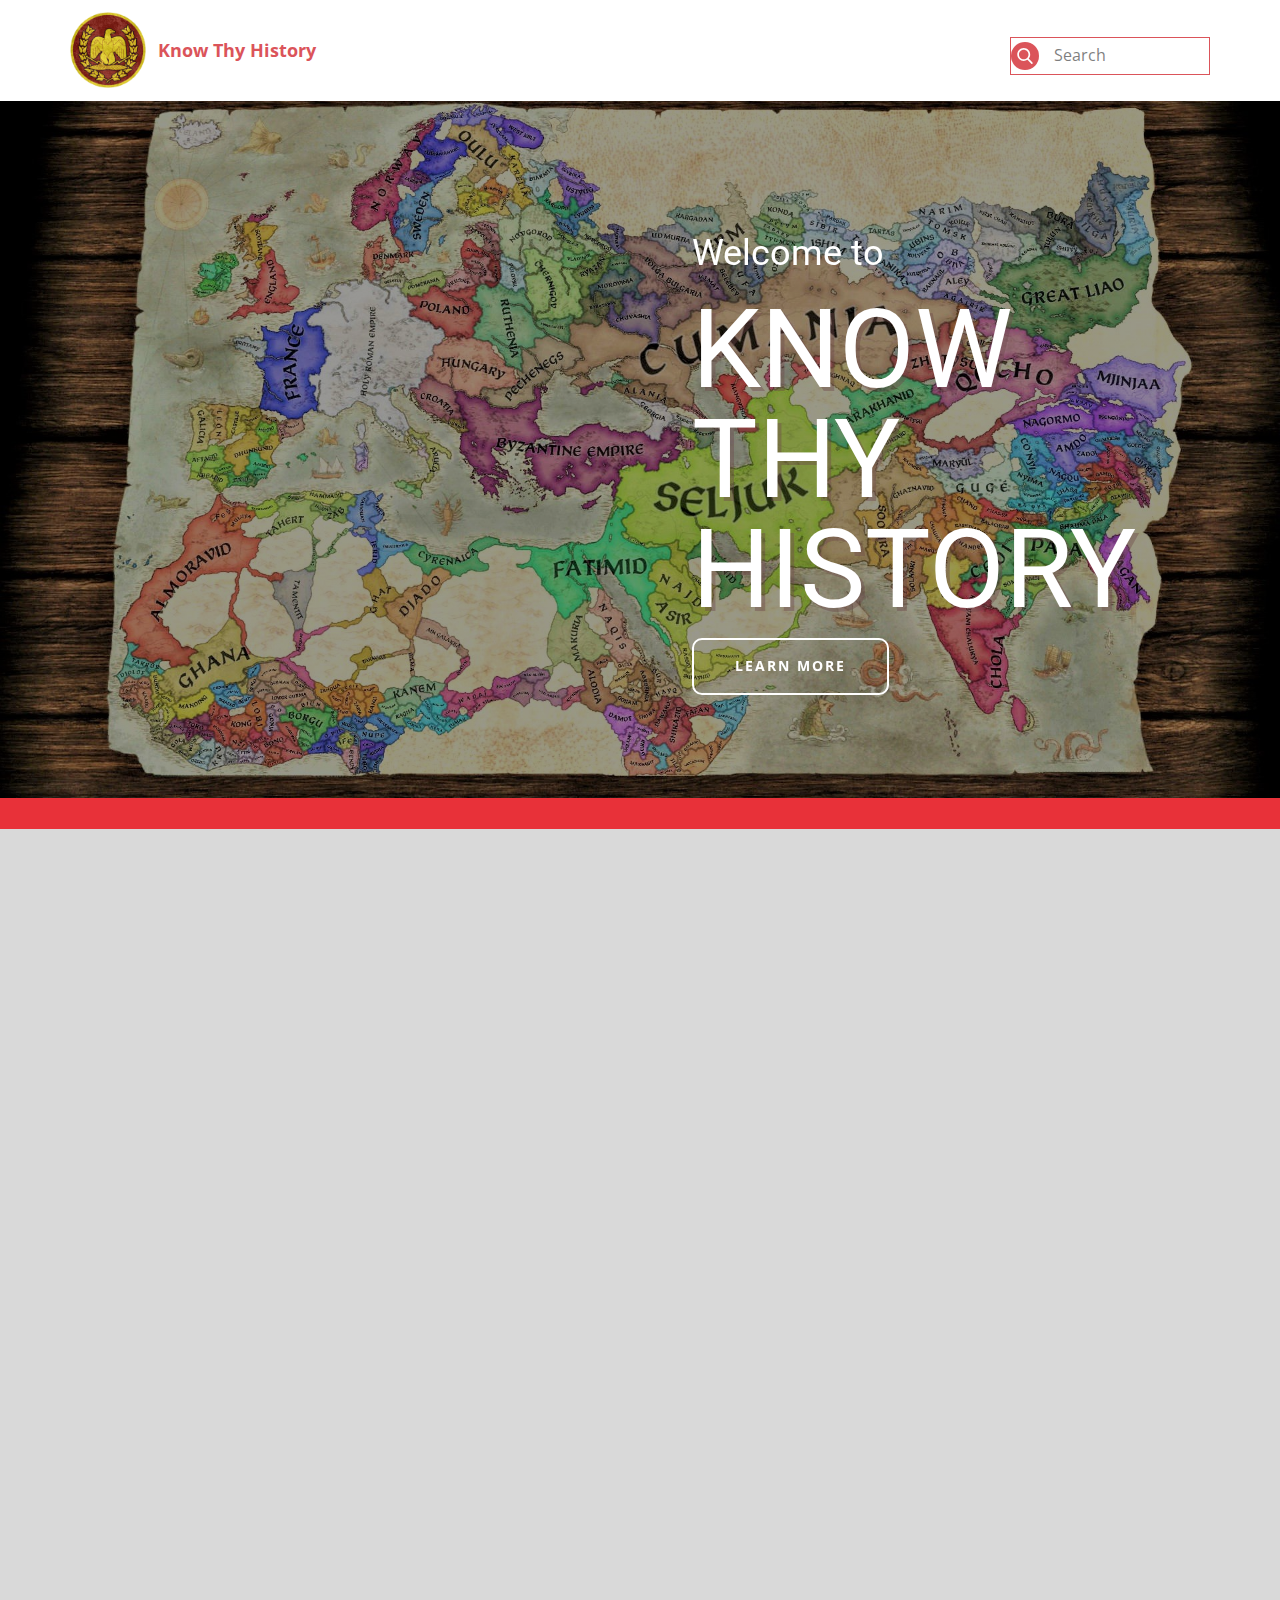
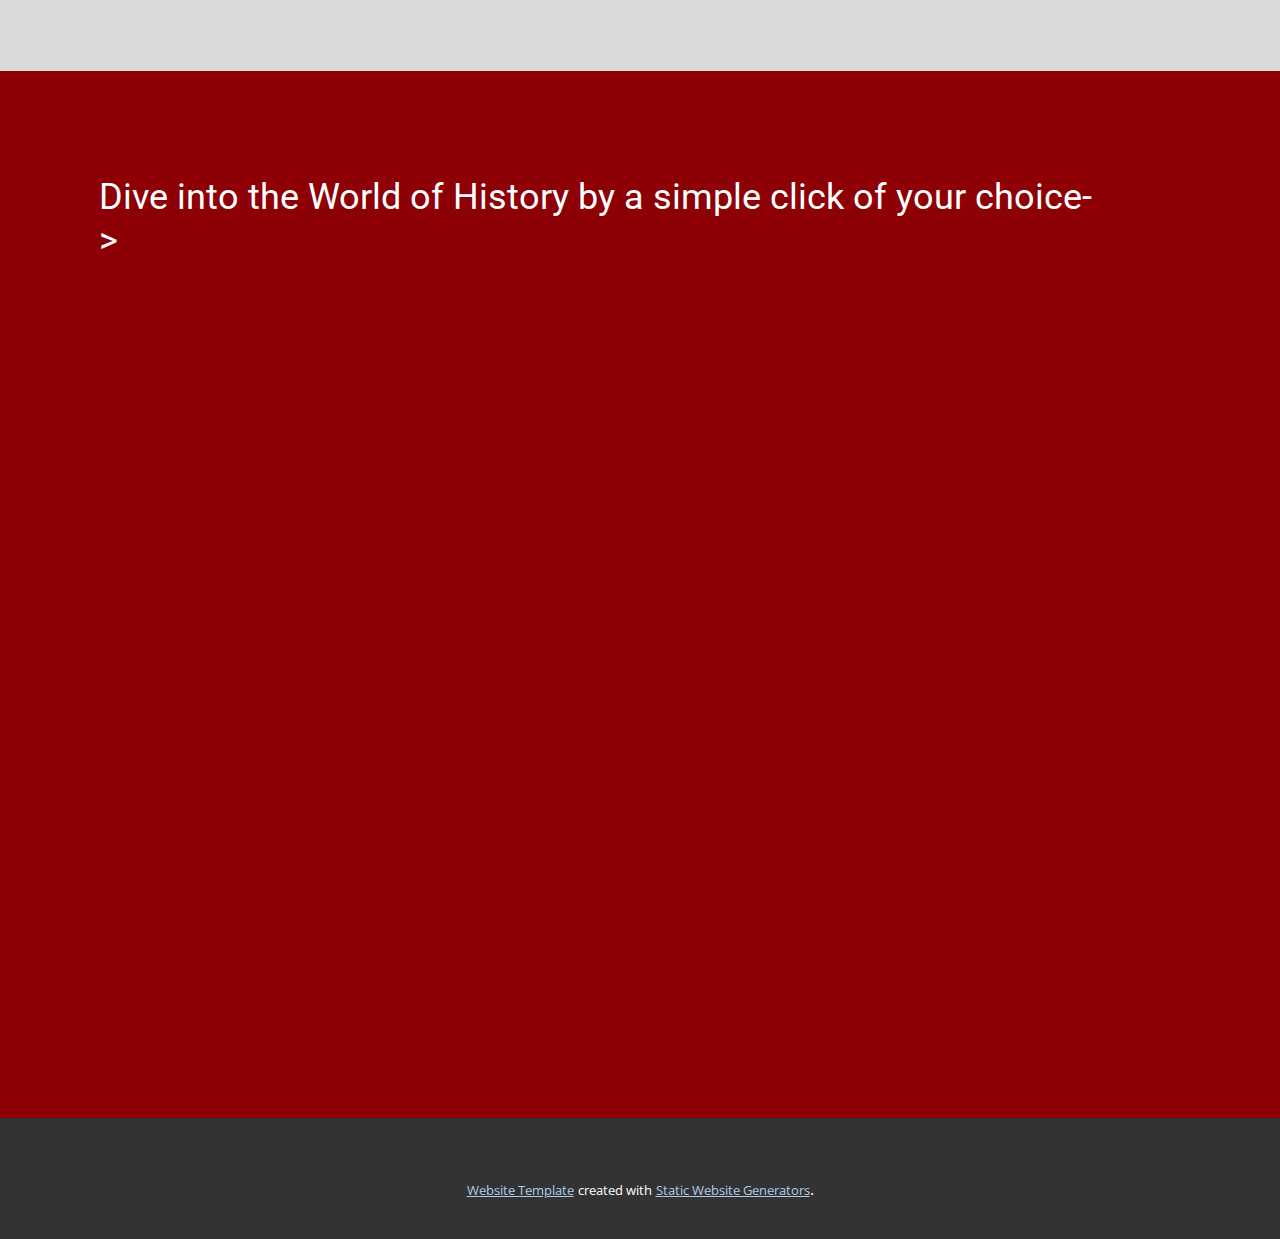
<file: index.html>
<!DOCTYPE html>
<html style="font-size: 16px;" lang="en"><head>
    <meta name="viewport" content="width=device-width, initial-scale=1.0">
    <meta charset="utf-8">
    <meta name="keywords" content="CreativeAgency, ​We Create Websites, ​What do our users say?, Brand Identity Design Agency, ​We create and improve web &amp;amp; mobile products, ​Join Our Newsletter">
    <meta name="description" content="">
    <title>Home</title>
    <link rel="stylesheet" href="nicepage.css" media="screen">
<link rel="stylesheet" href="Home.css" media="screen">
    <script class="u-script" type="text/javascript" src="jquery.js" defer=""></script>
    <script class="u-script" type="text/javascript" src="nicepage.js" defer=""></script>
    <meta name="generator" content="Nicepage 5.9.6, nicepage.com">
    
    <link id="u-theme-google-font" rel="stylesheet" href="https://fonts.googleapis.com/css?family=Roboto:100,100i,300,300i,400,400i,500,500i,700,700i,900,900i|Open+Sans:300,300i,400,400i,500,500i,600,600i,700,700i,800,800i">
    <link id="u-page-google-font" rel="stylesheet" href="https://fonts.googleapis.com/css?family=Roboto+Condensed:300,300i,400,400i,700,700i">
    
    
    
    
    
    <script type="application/ld+json">{
		"@context": "http://schema.org",
		"@type": "Organization",
		"name": "",
		"logo": "images/Rome.png"
}</script>
    <meta name="theme-color" content="#478ac9">
    <meta property="og:title" content="Home">
    <meta property="og:type" content="website">
  <meta data-intl-tel-input-cdn-path="intlTelInput/"></head>
  <body data-home-page="Home.html" data-home-page-title="Home" class="u-body u-xl-mode" data-lang="en"><header class="u-clearfix u-header u-header" id="sec-f7e6"><div class="u-clearfix u-sheet u-valign-middle u-sheet-1">
        <a href="https://nicepage.com" class="u-image u-logo u-image-1" data-image-width="800" data-image-height="800">
          <img src="images/Rome.png" class="u-logo-image u-logo-image-1">
        </a>
        <p class="u-text u-text-palette-2-base u-text-1">Know Thy History</p>
        <form action="#" class="a classactive classnavBar div here hrefLink1a hrefLink2a hrefLink3a hrefLink4a input placeholdersearch typetext u-border-1 u-border-palette-2-base u-search u-search-left u-white u-search-1">
          <button class="u-search-button" type="submit">
            <span class="u-icon-circle u-palette-2-base u-search-icon u-spacing-10 u-search-icon-1">
              <svg class="u-svg-link" preserveAspectRatio="xMidYMin slice" viewBox="0 0 56.966 56.966"><use xmlns:xlink="http://www.w3.org/1999/xlink" xlink:href="#svg-cb41"></use></svg>
              <svg xmlns="http://www.w3.org/2000/svg" xmlns:xlink="http://www.w3.org/1999/xlink" version="1.1" id="svg-cb41" x="0px" y="0px" viewBox="0 0 56.966 56.966" style="enable-background:new 0 0 56.966 56.966;" xml:space="preserve" class="u-svg-content"><path d="M55.146,51.887L41.588,37.786c3.486-4.144,5.396-9.358,5.396-14.786c0-12.682-10.318-23-23-23s-23,10.318-23,23  s10.318,23,23,23c4.761,0,9.298-1.436,13.177-4.162l13.661,14.208c0.571,0.593,1.339,0.92,2.162,0.92  c0.779,0,1.518-0.297,2.079-0.837C56.255,54.982,56.293,53.08,55.146,51.887z M23.984,6c9.374,0,17,7.626,17,17s-7.626,17-17,17  s-17-7.626-17-17S14.61,6,23.984,6z"></path></svg>
            </span>
          </button>
          <input class="u-search-input" type="search" name="search" value="" placeholder="Search">
        </form>
      </div></header>
    <section class="u-clearfix u-image u-shading u-section-1" id="carousel_42dc" data-image-width="1920" data-image-height="1080">
      <div class="u-clearfix u-sheet u-valign-middle-md u-valign-middle-sm u-valign-middle-xs u-sheet-1">
        <div class="u-align-left u-container-style u-expanded-width-xs u-group u-group-1" data-animation-name="customAnimationIn" data-animation-duration="1500" data-animation-delay="500">
          <div class="u-container-layout u-valign-middle u-container-layout-1">
            <h3 class="u-text u-text-body-alt-color u-text-1">Welcome to</h3>
            <h1 class="u-text u-text-body-alt-color u-text-2">Know&nbsp;<br>Thy<br>History
            </h1>
            <a href="https://nicepage.cloud" class="u-active-white u-align-center u-border-2 u-border-active-white u-border-hover-white u-border-white u-btn u-btn-round u-button-style u-hover-white u-none u-radius-10 u-text-active-palette-3-base u-text-body-alt-color u-text-hover-palette-3-base u-btn-1" data-animation-name="" data-animation-duration="0" data-animation-delay="0" data-animation-direction="">learn more</a>
          </div>
        </div>
      </div>
    </section>
    <section class="u-align-center u-clearfix u-container-align-center u-custom-color-1 u-section-2" id="sec-20f0">
      <div class="u-clearfix u-sheet u-sheet-1"></div>
    </section>
    <section class="u-clearfix u-grey-15 u-section-3" id="carousel_5587">
      <div class="u-clearfix u-sheet u-valign-middle-xl u-sheet-1">
        <div class="u-expanded-width-md u-expanded-width-sm u-expanded-width-xs u-grey-5 u-radius-15 u-shape u-shape-round u-shape-1" data-animation-name="customAnimationIn" data-animation-duration="1500" data-animation-delay="0"></div>
        <div class="u-palette-1-base u-shape u-shape-rectangle u-shape-2" data-animation-name="customAnimationIn" data-animation-duration="1500"></div>
        <div class="u-align-left u-container-style u-group u-shape-rectangle u-group-1">
          <div class="u-container-layout u-valign-middle-lg u-container-layout-1">
            <img src="images/war1.jpg" alt="" class="u-image u-image-default u-image-1" data-image-width="850" data-image-height="638" data-animation-name="customAnimationIn" data-animation-duration="1750" data-animation-delay="250">
            <img src="images/war2.jpg" alt="" class="u-image u-image-default u-image-2" data-image-width="1100" data-image-height="619" data-animation-name="customAnimationIn" data-animation-duration="1250" data-animation-delay="250">
          </div>
        </div>
        <div class="u-container-align-left u-container-style u-expanded-width-xs u-group u-shape-rectangle u-group-2" data-animation-name="customAnimationIn" data-animation-duration="1500">
          <div class="u-container-layout u-container-layout-2">
            <h2 class="u-align-left u-text u-text-1">Learn About The&nbsp;<br>World of Men
            </h2>
            <p class="u-align-left u-text u-text-2">From the dawn of men, countless empires rose and fallen. People have been creating history everyday</p>
          </div>
        </div>
      </div>
    </section>
    <section class="u-align-center-lg u-align-center-md u-align-center-sm u-align-center-xs u-clearfix u-custom-color-2 u-section-4" id="sec-e8a4">
      <div class="u-clearfix u-sheet u-valign-middle-xs u-sheet-1">
        <h3 class="u-text u-text-1">Dive into the World of History by a simple click of your choice-&gt;</h3>
        <div class="u-repeater u-repeater-1">
          <div class="u-align-center u-container-style u-list-item u-radius-20 u-repeater-item u-shape-round u-white u-list-item-1" data-animation-name="customAnimationIn" data-animation-duration="1500">
            <div class="u-container-layout u-similar-container u-container-layout-1"><span class="u-file-icon u-icon u-icon-1" data-animation-name="customAnimationIn" data-animation-duration="1000" data-animation-delay="750"><img src="images/alex1.png" alt=""></span>
              <h4 class="u-custom-font u-font-roboto-condensed u-text u-text-2">Alexander's Conquest</h4>
              <a href="Alexconq.html" class="u-border-1 u-border-active-grey-70 u-border-black u-border-hover-grey-70 u-border-no-left u-border-no-right u-border-no-top u-bottom-left-radius-0 u-bottom-right-radius-0 u-btn u-button-style u-none u-radius-0 u-text-active-palette-3-base u-text-body-color u-text-hover-palette-3-base u-top-left-radius-0 u-top-right-radius-0 u-btn-1">more</a>
            </div>
          </div>
          <div class="u-align-center u-container-style u-list-item u-radius-20 u-repeater-item u-shape-round u-white u-list-item-2" data-animation-name="customAnimationIn" data-animation-duration="1500">
            <div class="u-container-layout u-similar-container u-container-layout-2"><span class="u-file-icon u-icon u-icon-2" data-animation-name="customAnimationIn" data-animation-duration="1000" data-animation-delay="750"><img src="images/rom.jpg" alt=""></span>
              <h4 class="u-custom-font u-font-roboto-condensed u-text u-text-3">Rise of Rome</h4>
              <a href="https://nicepage.site" class="u-border-1 u-border-active-grey-70 u-border-black u-border-hover-grey-70 u-border-no-left u-border-no-right u-border-no-top u-bottom-left-radius-0 u-bottom-right-radius-0 u-btn u-button-style u-none u-radius-0 u-text-active-palette-3-base u-text-body-color u-text-hover-palette-3-base u-top-left-radius-0 u-top-right-radius-0 u-btn-2">more</a>
            </div>
          </div>
          <div class="u-align-center u-container-style u-list-item u-radius-20 u-repeater-item u-shape-round u-white u-list-item-3" data-animation-name="customAnimationIn" data-animation-duration="1500">
            <div class="u-container-layout u-similar-container u-container-layout-3"><span class="u-file-icon u-icon u-icon-3" data-animation-name="customAnimationIn" data-animation-duration="1000" data-animation-delay="750"><img src="images/ckc.jpg" alt=""></span>
              <h4 class="u-custom-font u-font-roboto-condensed u-text u-text-4">Crusader Kings</h4>
              <a href="https://nicepage.com/k/home-improvement-website-templates" class="u-border-1 u-border-active-grey-70 u-border-black u-border-hover-grey-70 u-border-no-left u-border-no-right u-border-no-top u-bottom-left-radius-0 u-bottom-right-radius-0 u-btn u-button-style u-none u-radius-0 u-text-active-palette-3-base u-text-body-color u-text-hover-palette-3-base u-top-left-radius-0 u-top-right-radius-0 u-btn-3">more</a>
            </div>
          </div>
          <div class="u-align-center u-container-style u-list-item u-radius-20 u-repeater-item u-shape-round u-white u-list-item-4" data-animation-name="customAnimationIn" data-animation-duration="1500">
            <div class="u-container-layout u-similar-container u-container-layout-4"><span class="u-file-icon u-icon u-icon-4" data-animation-name="customAnimationIn" data-animation-duration="1000" data-animation-delay="750"><img src="images/exp.jpeg" alt=""></span>
              <h4 class="u-custom-font u-font-roboto-condensed u-text u-text-5">Age of Exploration</h4>
              <a href="https://nicepage.online" class="u-border-1 u-border-active-grey-70 u-border-black u-border-hover-grey-70 u-border-no-left u-border-no-right u-border-no-top u-bottom-left-radius-0 u-bottom-right-radius-0 u-btn u-button-style u-none u-radius-0 u-text-active-palette-3-base u-text-body-color u-text-hover-palette-3-base u-top-left-radius-0 u-top-right-radius-0 u-btn-4">more</a>
            </div>
          </div>
        </div>
        <div class="u-repeater u-repeater-2">
          <div class="u-align-center u-container-style u-list-item u-radius-20 u-repeater-item u-shape-round u-white u-list-item-5" data-animation-name="customAnimationIn" data-animation-duration="1500">
            <div class="u-container-layout u-similar-container u-container-layout-5"><span class="u-file-icon u-icon u-icon-5" data-animation-name="customAnimationIn" data-animation-duration="1000" data-animation-delay="750"><img src="images/sam.jpg" alt=""></span>
              <h4 class="u-custom-font u-font-roboto-condensed u-text u-text-6">Sengoku Jidai</h4>
              <a href="https://nicepage.com/css-templates" class="u-border-1 u-border-active-grey-70 u-border-black u-border-hover-grey-70 u-border-no-left u-border-no-right u-border-no-top u-bottom-left-radius-0 u-bottom-right-radius-0 u-btn u-button-style u-none u-radius-0 u-text-active-palette-3-base u-text-body-color u-text-hover-palette-3-base u-top-left-radius-0 u-top-right-radius-0 u-btn-5">more</a>
            </div>
          </div>
          <div class="u-align-center u-container-style u-list-item u-radius-20 u-repeater-item u-shape-round u-white u-list-item-6" data-animation-name="customAnimationIn" data-animation-duration="1500">
            <div class="u-container-layout u-similar-container u-container-layout-6"><span class="u-file-icon u-icon u-icon-6" data-animation-name="customAnimationIn" data-animation-duration="1000" data-animation-delay="750"><img src="images/war2.jpg" alt=""></span>
              <h4 class="u-custom-font u-font-roboto-condensed u-text u-text-7"> French Revolution</h4>
              <a href="https://nicepage.site" class="u-border-1 u-border-active-grey-70 u-border-black u-border-hover-grey-70 u-border-no-left u-border-no-right u-border-no-top u-bottom-left-radius-0 u-bottom-right-radius-0 u-btn u-button-style u-none u-radius-0 u-text-active-palette-3-base u-text-body-color u-text-hover-palette-3-base u-top-left-radius-0 u-top-right-radius-0 u-btn-6">more</a>
            </div>
          </div>
          <div class="u-align-center u-container-style u-list-item u-radius-20 u-repeater-item u-shape-round u-white u-list-item-7" data-animation-name="customAnimationIn" data-animation-duration="1500">
            <div class="u-container-layout u-similar-container u-container-layout-7"><span class="u-file-icon u-icon u-icon-7" data-animation-name="customAnimationIn" data-animation-duration="1000" data-animation-delay="750"><img src="images/wor.jpg" alt=""></span>
              <h4 class="u-custom-font u-font-roboto-condensed u-text u-text-8">World at War</h4>
              <a href="https://nicepage.com/k/home-improvement-website-templates" class="u-border-1 u-border-active-grey-70 u-border-black u-border-hover-grey-70 u-border-no-left u-border-no-right u-border-no-top u-bottom-left-radius-0 u-bottom-right-radius-0 u-btn u-button-style u-none u-radius-0 u-text-active-palette-3-base u-text-body-color u-text-hover-palette-3-base u-top-left-radius-0 u-top-right-radius-0 u-btn-7">more</a>
            </div>
          </div>
          <div class="u-align-center u-container-style u-list-item u-radius-20 u-repeater-item u-shape-round u-white u-list-item-8" data-animation-name="customAnimationIn" data-animation-duration="1500">
            <div class="u-container-layout u-similar-container u-container-layout-8"><span class="u-file-icon u-icon u-icon-8" data-animation-name="customAnimationIn" data-animation-duration="1000" data-animation-delay="750"><img src="images/rus.jpg" alt=""></span>
              <h4 class="u-custom-font u-font-roboto-condensed u-text u-text-9">Russian Aggression</h4>
              <a href="https://nicepage.online" class="u-border-1 u-border-active-grey-70 u-border-black u-border-hover-grey-70 u-border-no-left u-border-no-right u-border-no-top u-bottom-left-radius-0 u-bottom-right-radius-0 u-btn u-button-style u-none u-radius-0 u-text-active-palette-3-base u-text-body-color u-text-hover-palette-3-base u-top-left-radius-0 u-top-right-radius-0 u-btn-8">more</a>
            </div>
          </div>
        </div>
      </div>
    </section>
    
    
    <footer class="u-align-center u-clearfix u-footer u-grey-80 u-footer" id="sec-7c2c"><div class="u-clearfix u-sheet u-sheet-1"></div></footer>
    <section class="u-backlink u-clearfix u-grey-80">
      <a class="u-link" href="https://nicepage.com/website-templates" target="_blank">
        <span>Website Template</span>
      </a>
      <p class="u-text">
        <span>created with</span>
      </p>
      <a class="u-link" href="https://nicepage.com/static-site-generator" target="_blank">
        <span>Static Website Generators</span>
      </a>. 
    </section>
  
</body></html>
</file>
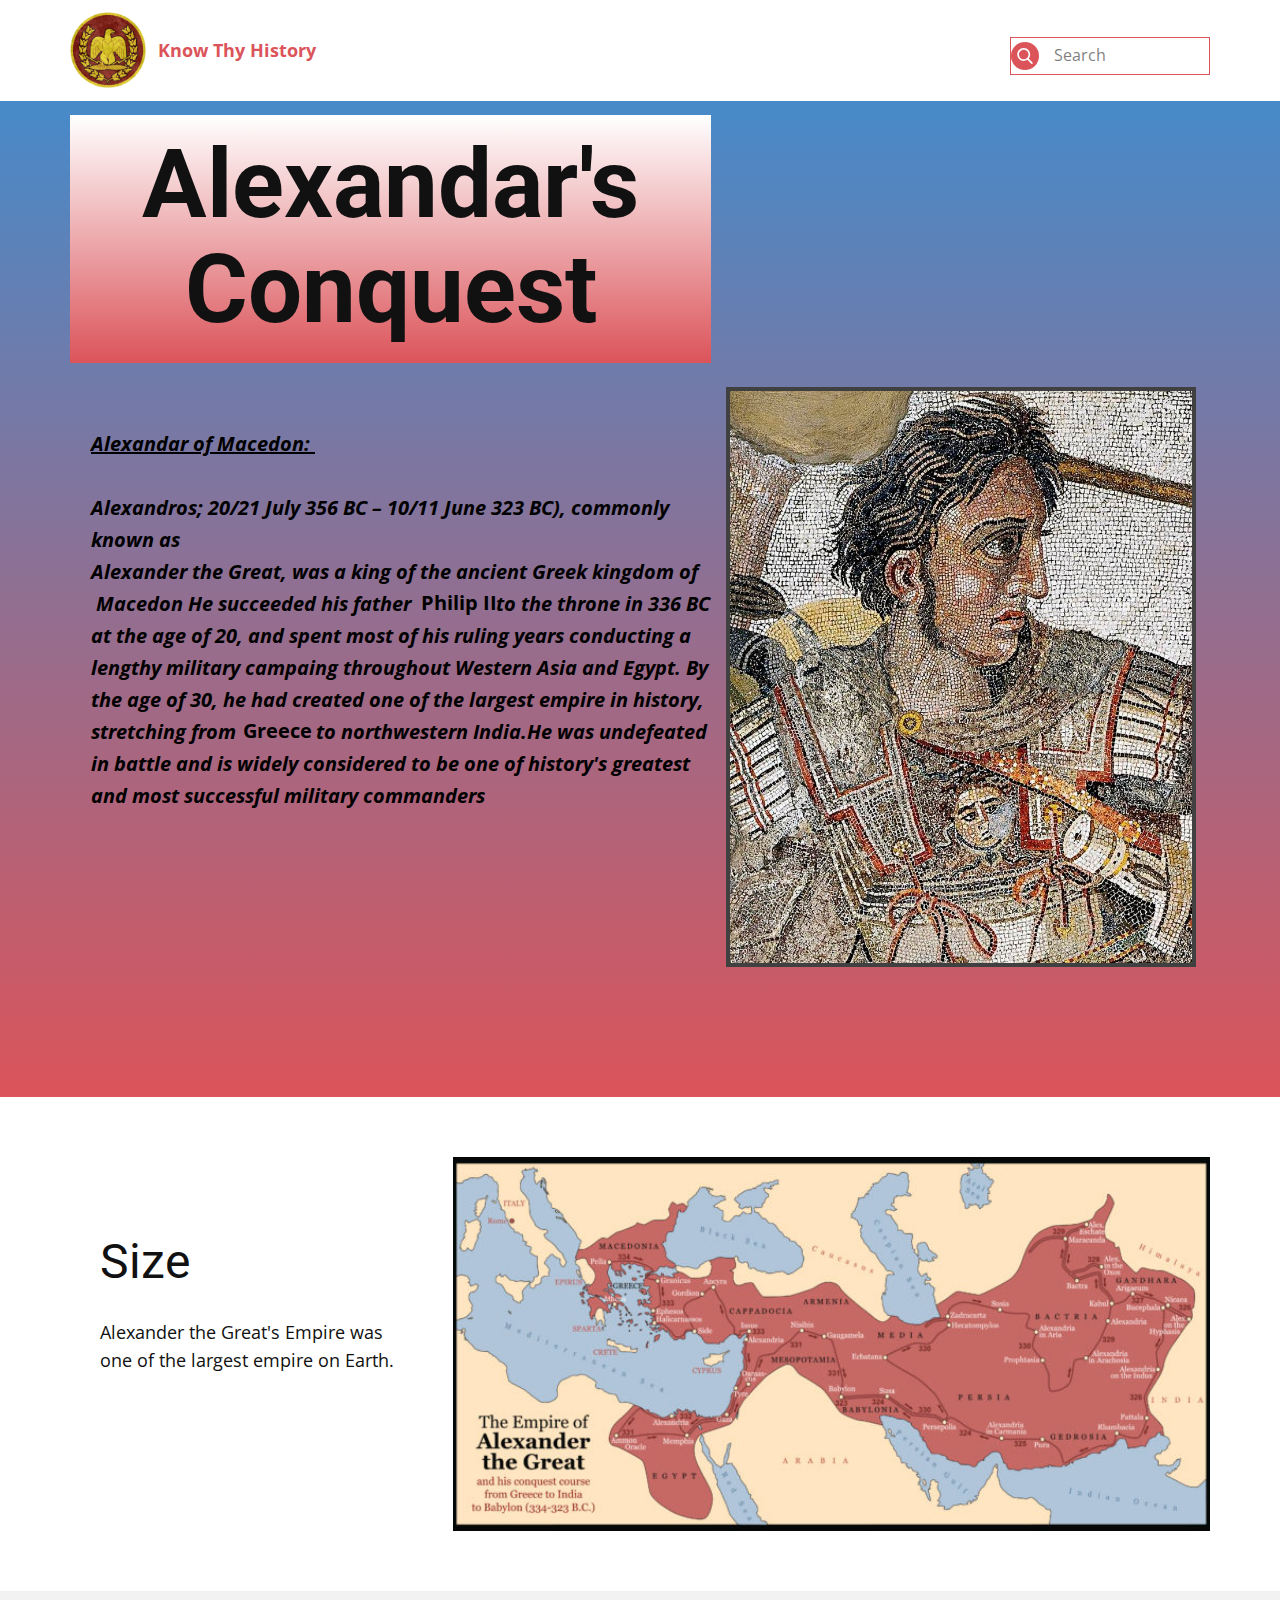
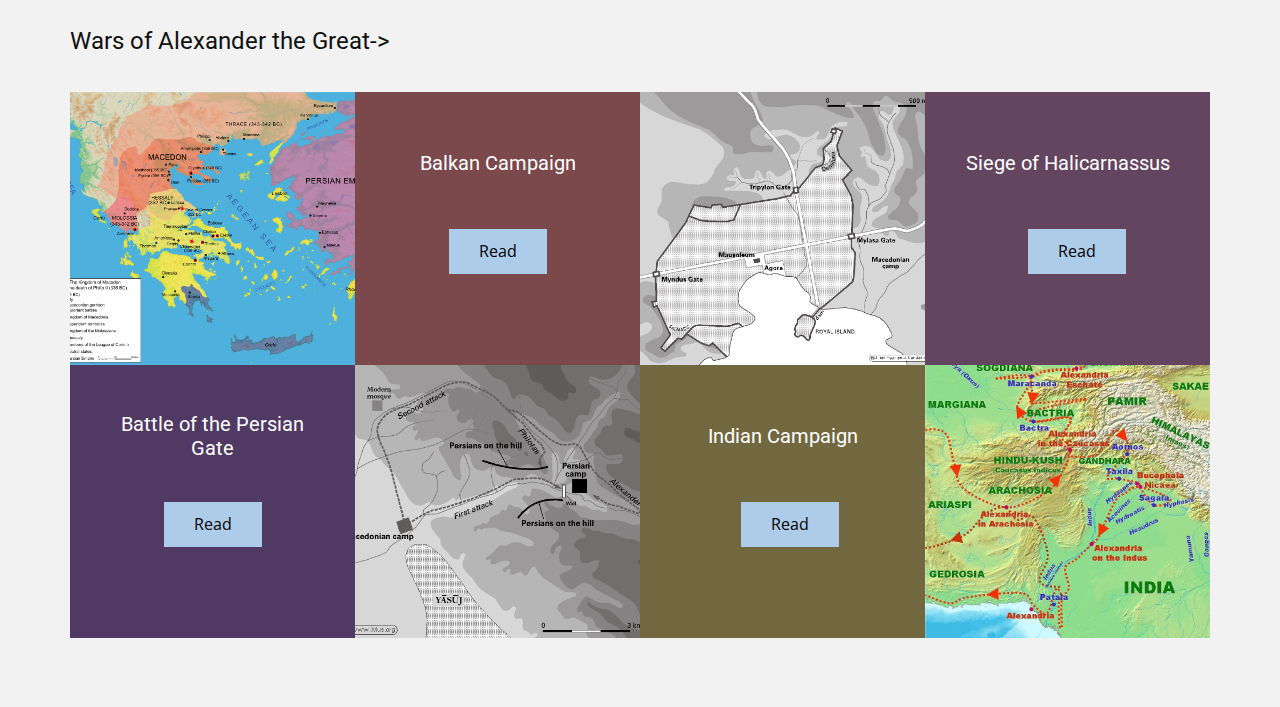
<file: Alexconq.html>
<!DOCTYPE html>
<html style="font-size: 16px;" lang="en"><head>
    <meta name="viewport" content="width=device-width, initial-scale=1.0">
    <meta charset="utf-8">
    <meta name="keywords" content="Key Features, Design Perfection, Business Center">
    <meta name="description" content="">
    <title>Alexconq</title>
    <link rel="stylesheet" href="nicepage.css" media="screen">
<link rel="stylesheet" href="Alexconq.css" media="screen">
    <script class="u-script" type="text/javascript" src="jquery.js" defer=""></script>
    <script class="u-script" type="text/javascript" src="nicepage.js" defer=""></script>
    <meta name="generator" content="Nicepage 5.9.6, nicepage.com">
    <link id="u-theme-google-font" rel="stylesheet" href="https://fonts.googleapis.com/css?family=Roboto:100,100i,300,300i,400,400i,500,500i,700,700i,900,900i|Open+Sans:300,300i,400,400i,500,500i,600,600i,700,700i,800,800i">
    
    
    
    
    <script type="application/ld+json">{
		"@context": "http://schema.org",
		"@type": "Organization",
		"name": "",
		"logo": "images/Rome.png"
}</script>
    <meta name="theme-color" content="#478ac9">
    <meta property="og:title" content="Alexconq">
    <meta property="og:type" content="website">
  <meta data-intl-tel-input-cdn-path="intlTelInput/"></head>
  <body class="u-body u-xl-mode" data-lang="en"><header class="u-clearfix u-header u-header" id="sec-f7e6"><div class="u-clearfix u-sheet u-valign-middle u-sheet-1">
        <a href="Home.html" class="u-image u-logo u-image-1" data-image-width="800" data-image-height="800">
          <img src="images/Rome.png" class="u-logo-image u-logo-image-1">
        </a>
        <p class="u-text u-text-palette-2-base u-text-1">Know Thy History</p>
        <form action="#" class="a classactive classnavBar div here hrefLink1a hrefLink2a hrefLink3a hrefLink4a input placeholdersearch typetext u-border-1 u-border-palette-2-base u-search u-search-left u-white u-search-1">
          <button class="u-search-button" type="submit">
            <span class="u-icon-circle u-palette-2-base u-search-icon u-spacing-10 u-search-icon-1">
              <svg class="u-svg-link" preserveAspectRatio="xMidYMin slice" viewBox="0 0 56.966 56.966"><use xmlns:xlink="http://www.w3.org/1999/xlink" xlink:href="#svg-cb41"></use></svg>
              <svg xmlns="http://www.w3.org/2000/svg" xmlns:xlink="http://www.w3.org/1999/xlink" version="1.1" id="svg-cb41" x="0px" y="0px" viewBox="0 0 56.966 56.966" style="enable-background:new 0 0 56.966 56.966;" xml:space="preserve" class="u-svg-content"><path d="M55.146,51.887L41.588,37.786c3.486-4.144,5.396-9.358,5.396-14.786c0-12.682-10.318-23-23-23s-23,10.318-23,23  s10.318,23,23,23c4.761,0,9.298-1.436,13.177-4.162l13.661,14.208c0.571,0.593,1.339,0.92,2.162,0.92  c0.779,0,1.518-0.297,2.079-0.837C56.255,54.982,56.293,53.08,55.146,51.887z M23.984,6c9.374,0,17,7.626,17,17s-7.626,17-17,17  s-17-7.626-17-17S14.61,6,23.984,6z"></path></svg>
            </span>
          </button>
          <input class="u-search-input" type="search" name="search" value="" placeholder="Search">
        </form>
      </div></header>
    <section class="u-clearfix u-gradient u-section-1" id="sec-dd91">
      <div class="u-clearfix u-sheet u-sheet-1">
        <div class="u-align-center u-container-align-center-sm u-container-align-center-xs u-container-style u-expanded-width-sm u-expanded-width-xs u-gradient u-group u-group-1">
          <div class="u-container-layout u-container-layout-1">
            <h1 class="u-align-center-sm u-align-center-xs u-text u-title u-text-1">Alexandar's Conquest</h1>
          </div>
        </div>
        <p class="u-align-left u-text u-text-black u-text-2">
          <span style="text-decoration: underline !important;">Alexandar of Macedon:&nbsp;</span>
          <br>
          <br><i>Alexandros</i>; 20/21 July 356 BC – 10/11 June 323 BC), commonly known as&nbsp;<br><b>Alexander the Great</b>,&nbsp;was a king of the ancient Greek&nbsp;kingdom of<br>&nbsp;Macedon&nbsp;He succeeded his father&nbsp; &nbsp; &nbsp; &nbsp; &nbsp; &nbsp; &nbsp; &nbsp; &nbsp;to the throne in 336 BC at the&nbsp;age of 20, and spent most of his ruling years conducting a lengthy military campaing&nbsp;throughout Western Asia&nbsp;and Egypt. By the age of&nbsp;30, he had created one of the largest empire&nbsp;in history, stretching from&nbsp; &nbsp; &nbsp; &nbsp; &nbsp; &nbsp; &nbsp; &nbsp; to northwestern India.He was undefeated in battle and is widely considered to be one of&nbsp;history's greatest and most successful military commanders
        </p>
        <a href="https://en.wikipedia.org/wiki/Philip_II_of_Macedon" class="u-border-1 u-border-active-palette-2-base u-border-hover-palette-1-base u-border-no-left u-border-no-right u-border-no-top u-btn u-button-style u-none u-text-black u-text-hover-palette-1-light-1 u-btn-1" target="_blank"> Philip II</a>
        <a href="https://en.wikipedia.org/wiki/Greece" class="u-border-1 u-border-active-palette-2-base u-border-hover-palette-1-base u-border-no-left u-border-no-right u-border-no-top u-btn u-button-style u-none u-text-black u-text-hover-palette-1-light-1 u-btn-2" target="_blank">Greece</a>
        <img class="u-border-4 u-border-grey-75 u-image u-image-default u-image-1" src="images/Alexander.jpg" alt="" data-image-width="800" data-image-height="1070">
      </div>
    </section>
    <section class="u-clearfix u-section-2" id="sec-fb9e">
      <div class="u-clearfix u-sheet u-sheet-1">
        <div class="u-clearfix u-expanded-width u-gutter-10 u-layout-wrap u-layout-wrap-1">
          <div class="u-layout" style="">
            <div class="u-layout-row" style="">
              <div class="u-container-style u-layout-cell u-left-cell u-size-20 u-size-xs-60 u-layout-cell-1" src="">
                <div class="u-container-layout u-container-layout-1">
                  <h2 class="u-align-left u-text u-text-1">Size</h2>
                  <p class="u-align-left u-text u-text-2">Alexander the Great's Empire was one of the largest empire on Earth.</p>
                </div>
              </div>
              <div class="u-align-center u-container-style u-image u-layout-cell u-right-cell u-size-40 u-size-xs-60 u-image-1" src="" data-image-width="720" data-image-height="353">
                <div class="u-container-layout u-container-layout-2" src=""></div>
              </div>
            </div>
          </div>
        </div>
      </div>
    </section>
    <section class="u-clearfix u-grey-5 u-section-3" id="sec-6ff0">
      <div class="u-clearfix u-sheet u-sheet-1">
        <h4 class="u-text u-text-default u-text-1">Wars of Alexander the Great-&gt;</h4>
        <div class="u-clearfix u-expanded-width u-gutter-0 u-layout-wrap u-layout-wrap-1">
          <div class="u-layout">
            <div class="u-layout-col">
              <div class="u-size-30">
                <div class="u-layout-row">
                  <div class="u-container-style u-image u-layout-cell u-left-cell u-size-15 u-size-30-md u-image-1" src="" data-image-width="1280" data-image-height="1025">
                    <div class="u-container-layout u-valign-middle u-container-layout-1"></div>
                  </div>
                  <div class="u-align-center u-container-style u-custom-color-4 u-layout-cell u-size-15 u-size-30-md u-layout-cell-2">
                    <div class="u-container-layout u-container-layout-2">
                      <h5 class="u-text u-text-2">Balkan Campaign</h5>
                      <a href="https://nicepage.com/c/slider-website-templates" class="u-btn u-button-style u-btn-1">Read</a>
                    </div>
                  </div>
                  <div class="u-container-style u-image u-layout-cell u-size-15 u-size-30-md u-image-2" src="" data-image-width="549" data-image-height="507">
                    <div class="u-container-layout u-valign-middle u-container-layout-3"></div>
                  </div>
                  <div class="u-align-center u-container-style u-custom-color-3 u-layout-cell u-right-cell u-size-15 u-size-30-md u-layout-cell-4">
                    <div class="u-container-layout u-container-layout-4">
                      <h5 class="u-text u-text-3"> Siege of Halicarnassus</h5>
                      <a href="Heli.html" class="u-btn u-button-style u-btn-2">Read</a>
                    </div>
                  </div>
                </div>
              </div>
              <div class="u-size-30">
                <div class="u-layout-row">
                  <div class="u-align-center u-container-style u-custom-color-5 u-layout-cell u-left-cell u-size-15 u-size-30-md u-layout-cell-5">
                    <div class="u-container-layout u-container-layout-5">
                      <h5 class="u-text u-text-4"> Battle of the Persian Gate</h5>
                      <a href="https://nicepage.com/c/slider-website-templates" class="u-btn u-button-style u-btn-3">Read</a>
                    </div>
                  </div>
                  <div class="u-container-style u-image u-layout-cell u-size-15 u-size-30-md u-image-3" src="" data-image-width="550" data-image-height="478">
                    <div class="u-container-layout u-valign-middle u-container-layout-6"></div>
                  </div>
                  <div class="u-container-style u-layout-cell u-palette-3-dark-2 u-size-15 u-size-30-md u-layout-cell-7">
                    <div class="u-container-layout u-container-layout-7">
                      <h5 class="u-align-center u-text u-text-5">Indian Campaign</h5>
                      <a href="https://nicepage.com/c/slider-website-templates" class="u-btn u-button-style u-btn-4">Read</a>
                    </div>
                  </div>
                  <div class="u-container-style u-image u-layout-cell u-right-cell u-size-15 u-size-30-md u-image-4" src="" data-image-width="800" data-image-height="998">
                    <div class="u-container-layout u-valign-middle u-container-layout-8"></div>
                  </div>
                </div>
              </div>
            </div>
          </div>
        </div>
      </div>
    </section>
  
</body></html>
</file>
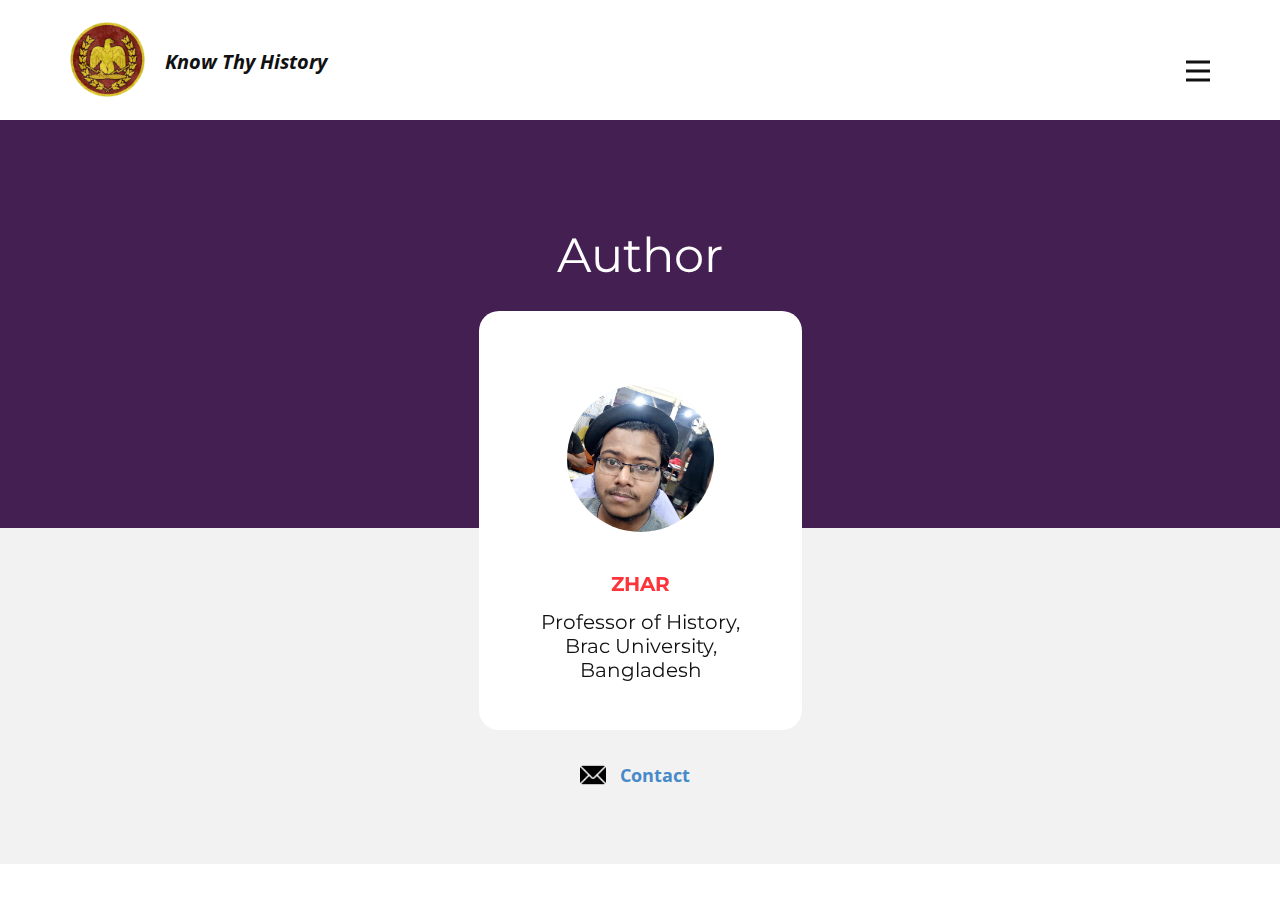
<file: Author.html>
<!DOCTYPE html>
<html style="font-size: 16px;" lang="en"><head>
    <meta name="viewport" content="width=device-width, initial-scale=1.0">
    <meta charset="utf-8">
    <meta name="keywords" content="CreativeAgency, ​We Create Websites, ​What do our users say?, Brand Identity Design Agency, ​We create and improve web &amp;amp; mobile products, ​Join Our Newsletter">
    <meta name="description" content="">
    <title>Author</title>
    <link rel="stylesheet" href="nicepage1.css" media="screen">
<link rel="stylesheet" href="Author.css" media="screen">
    <script class="u-script" type="text/javascript" src="jquery1.js" defer=""></script>
    <script class="u-script" type="text/javascript" src="nicepage1.js" defer=""></script>
    <meta name="generator" content="Nicepage 5.9.6, nicepage.com">
    <link id="u-theme-google-font" rel="stylesheet" href="https://fonts.googleapis.com/css?family=Montserrat:100,100i,200,200i,300,300i,400,400i,500,500i,600,600i,700,700i,800,800i,900,900i|Open+Sans:300,300i,400,400i,500,500i,600,600i,700,700i,800,800i">
    
    
    <script type="application/ld+json">{
		"@context": "http://schema.org",
		"@type": "Organization",
		"name": "",
		"logo": "images/Rome.png"
}</script>
    <meta name="theme-color" content="#478ac9">
    <meta property="og:title" content="Author">
    <meta property="og:type" content="website">
  <meta data-intl-tel-input-cdn-path="intlTelInput/"></head>
  <body class="u-body u-xl-mode" data-lang="en"><header class="u-clearfix u-header u-header" id="sec-176e"><div class="u-clearfix u-sheet u-valign-middle u-sheet-1">
        <a href="https://nicepage.com" class="u-image u-logo u-image-1" data-image-width="800" data-image-height="800">
          <img src="images/Rome.png" class="u-logo-image u-logo-image-1">
        </a>
        <p class="u-text u-text-1">Know Thy History</p>
        <nav class="u-menu u-menu-hamburger u-offcanvas u-menu-1" data-responsive-from="XL">
          <div class="menu-collapse" style="font-size: 1rem; letter-spacing: 0px; font-weight: 700; text-transform: uppercase;">
            <a class="u-button-style u-custom-active-border-color u-custom-border u-custom-border-color u-custom-borders u-custom-hover-border-color u-custom-left-right-menu-spacing u-custom-padding-bottom u-custom-text-active-color u-custom-text-color u-custom-text-hover-color u-custom-top-bottom-menu-spacing u-nav-link u-text-active-palette-1-base u-text-hover-palette-2-base" href="#">
              <svg class="u-svg-link" viewBox="0 0 24 24"><use xmlns:xlink="http://www.w3.org/1999/xlink" xlink:href="#menu-hamburger"></use></svg>
              <svg class="u-svg-content" version="1.1" id="menu-hamburger" viewBox="0 0 16 16" x="0px" y="0px" xmlns:xlink="http://www.w3.org/1999/xlink" xmlns="http://www.w3.org/2000/svg"><g><rect y="1" width="16" height="2"></rect><rect y="7" width="16" height="2"></rect><rect y="13" width="16" height="2"></rect>
</g></svg>
            </a>
          </div>
          <div class="u-nav-container">
            <ul class="u-nav u-spacing-30 u-unstyled u-nav-1"><li class="u-nav-item"><a class="u-border-2 u-border-active-palette-1-base u-border-hover-palette-1-light-1 u-border-no-left u-border-no-right u-border-no-top u-button-style u-nav-link u-text-active-grey-90 u-text-grey-90 u-text-hover-grey-90" href="Author.html" style="padding: 10px 0px;">Author</a>
</li><li class="u-nav-item"><a class="u-border-2 u-border-active-palette-1-base u-border-hover-palette-1-light-1 u-border-no-left u-border-no-right u-border-no-top u-button-style u-nav-link u-text-active-grey-90 u-text-grey-90 u-text-hover-grey-90" href="About.html" style="padding: 10px 0px;">About</a>
</li><li class="u-nav-item"><a class="u-border-2 u-border-active-palette-1-base u-border-hover-palette-1-light-1 u-border-no-left u-border-no-right u-border-no-top u-button-style u-nav-link u-text-active-grey-90 u-text-grey-90 u-text-hover-grey-90" href="Contact.html" style="padding: 10px 0px;">Contact</a>
</li></ul>
          </div>
          <div class="u-nav-container-collapse">
            <div class="u-black u-container-style u-inner-container-layout u-opacity u-opacity-95 u-sidenav">
              <div class="u-inner-container-layout u-sidenav-overflow">
                <div class="u-menu-close"></div>
                <ul class="u-align-center u-nav u-popupmenu-items u-unstyled u-nav-2"><li class="u-nav-item"><a class="u-button-style u-nav-link" href="Author.html">Author</a>
</li><li class="u-nav-item"><a class="u-button-style u-nav-link" href="Home.html">Home</a>
</li></ul>
              </div>
            </div>
            <div class="u-black u-menu-overlay u-opacity u-opacity-70"></div>
          </div>
        </nav>
      </div></header>
    <section class="u-align-left u-clearfix u-grey-5 u-section-1" id="carousel_9b98">
      <div class="u-custom-color-1 u-expanded-width u-shape u-shape-rectangle u-shape-1"></div>
      <h2 class="u-align-center u-text u-text-body-alt-color u-text-default u-text-1" data-animation-name="customAnimationIn" data-animation-duration="1500" data-animation-delay="250">Author</h2>
      <div class="u-list u-list-1">
        <div class="u-repeater u-repeater-1">
          <div class="u-align-left u-container-align-center u-container-style u-list-item u-radius-20 u-repeater-item u-shape-round u-white u-list-item-1" data-animation-name="customAnimationIn" data-animation-duration="1500">
            <div class="u-container-layout u-similar-container u-container-layout-1">
              <div alt="" class="u-image u-image-circle u-image-1" data-image-width="2008" data-image-height="2015"></div>
              <h5 class="u-align-center u-text u-text-default u-text-palette-2-base u-text-2">ZHAR</h5>
              <h5 class="u-align-center u-text u-text-body-color u-text-default u-text-3">Professor of History,<br>Brac University,<br>Bangladesh
              </h5>
            </div>
          </div>
        </div>
      </div>
      <p class="u-align-center u-text u-text-default u-text-4">
        <a class="u-active-none u-border-none u-btn u-button-link u-button-style u-hover-none u-none u-text-palette-1-base u-btn-1" href="mailto:zhar@gmail.com?subject=Want%20To%20Chat%20about%20Your%20Article">Contact</a>
      </p><span class="u-file-icon u-icon u-icon-1"><img src="images/542689.png" alt=""></span>
    </section>
    
  
</body></html>
</file>
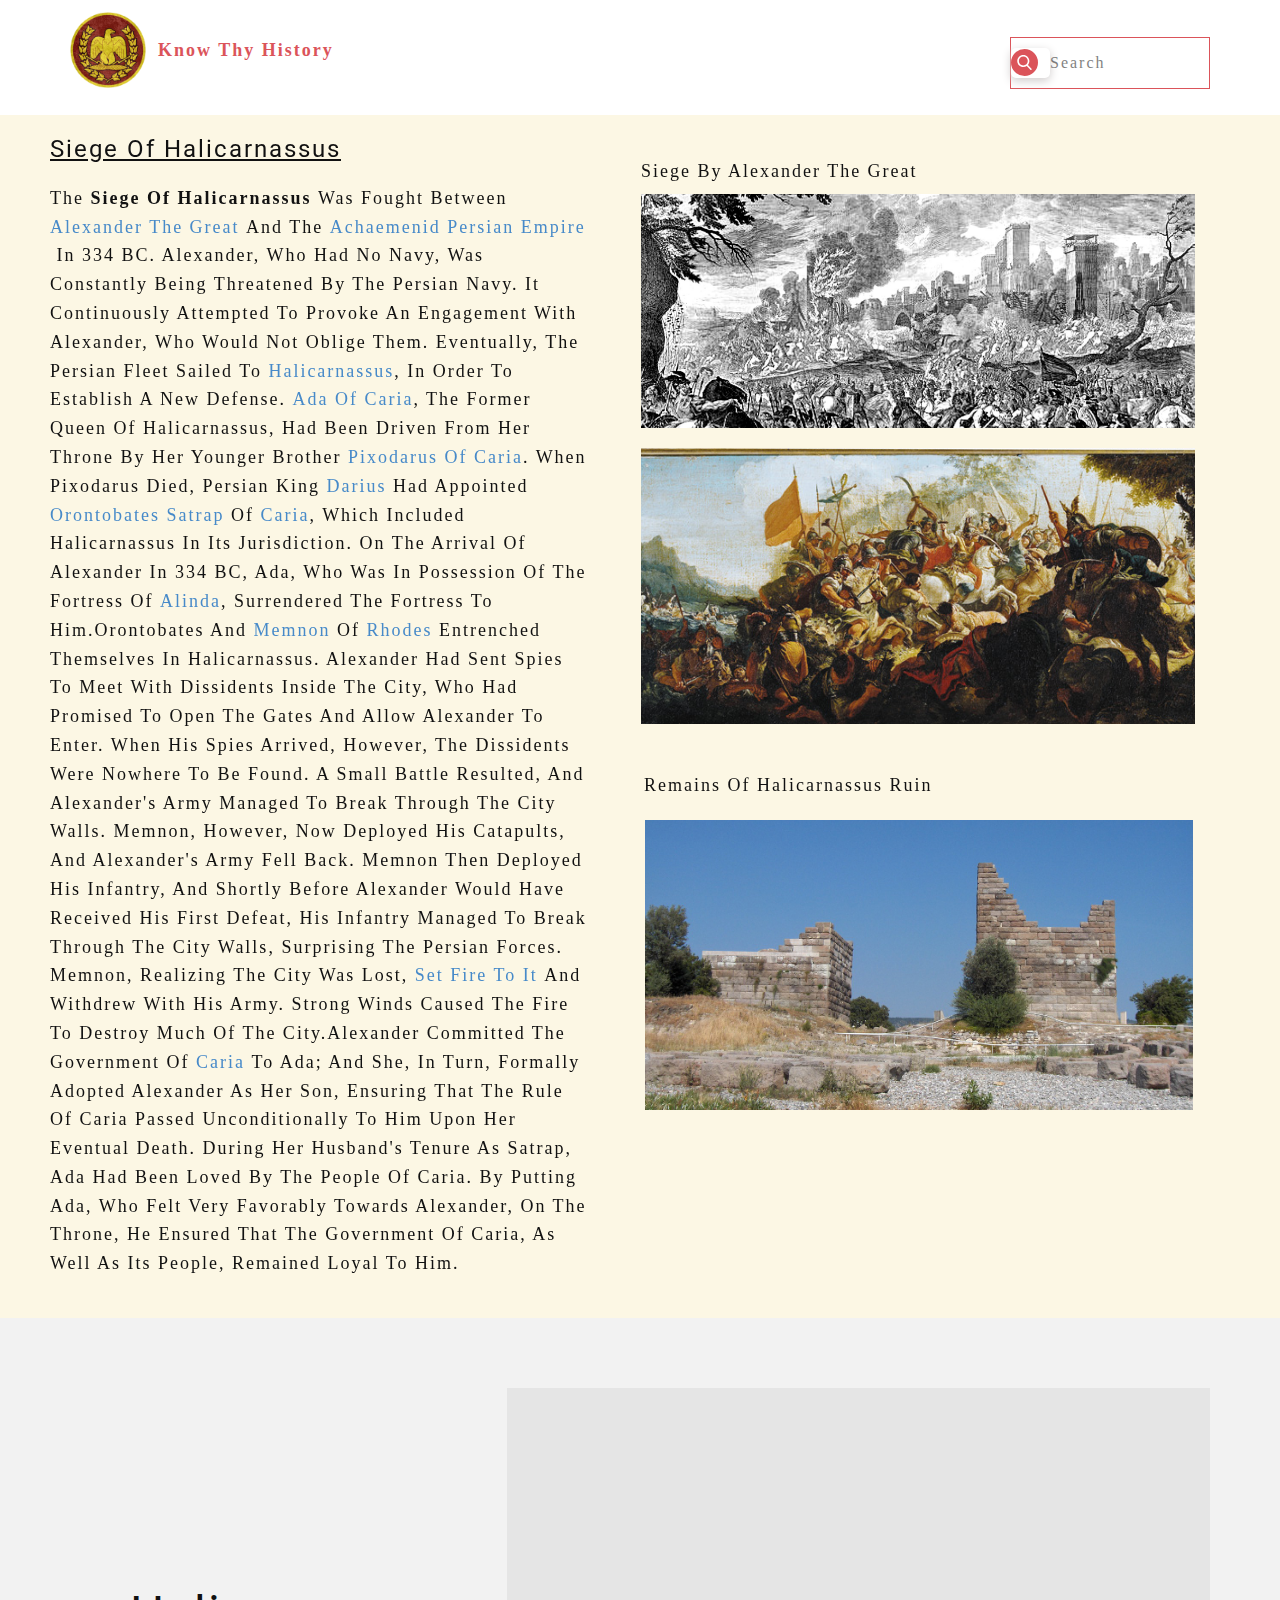
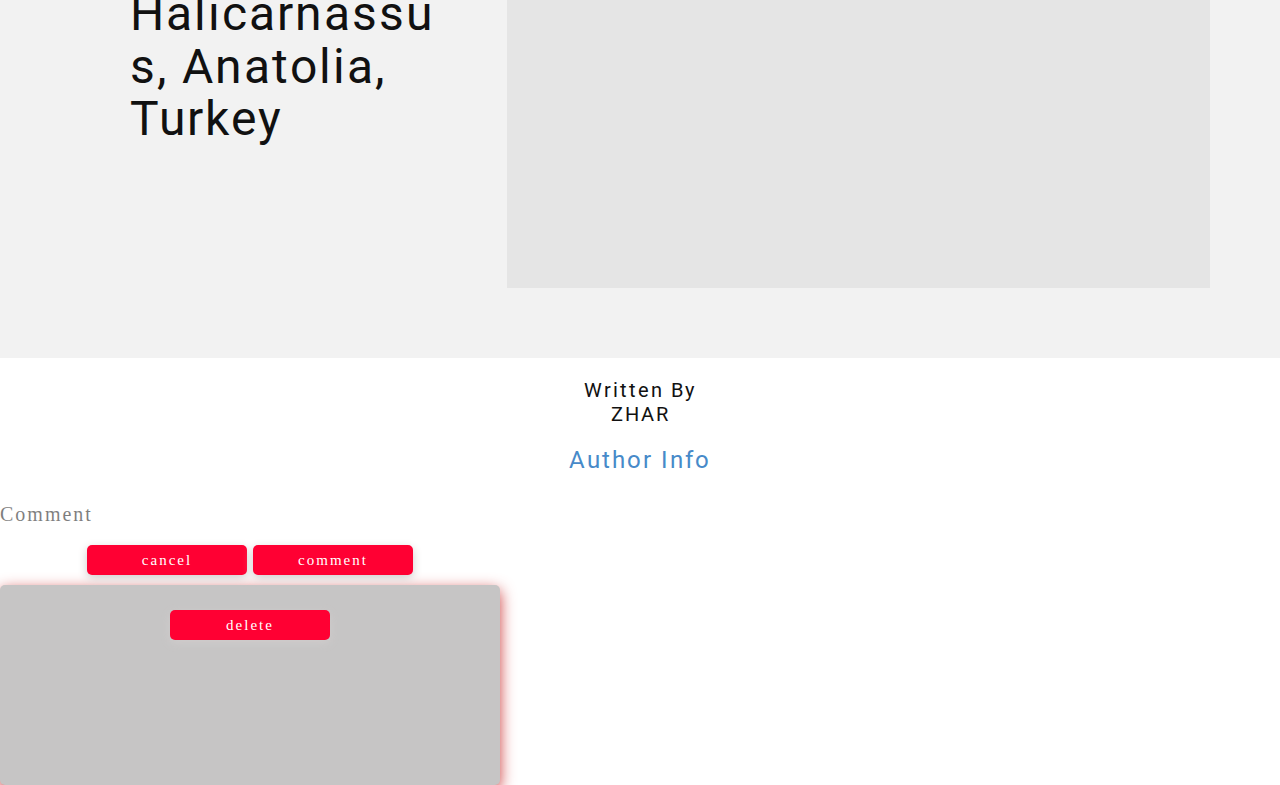
<file: Heli.html>
<!DOCTYPE html>
<html style="font-size: 16px;" lang="en"><head>
    <meta name="viewport" content="width=device-width, initial-scale=1.0">
    <meta charset="utf-8">
    <meta name="keywords" content="​About Us, About Bakery, Our ​Bread, ​Our products, ​Subscribe to the Bakery News, Visit Us">
    <meta name="description" content="">
    <title>Heli</title>
    <link rel="stylesheet" href="nicepage.css" media="screen">
<link rel="stylesheet" href="Heli.css" media="screen">
    <script class="u-script" type="text/javascript" src="jquery.js" defer=""></script>
    <script class="u-script" type="text/javascript" src="nicepage.js" defer=""></script>
    <meta name="generator" content="Nicepage 5.9.6, nicepage.com">
    <link id="u-theme-google-font" rel="stylesheet" href="https://fonts.googleapis.com/css?family=Roboto:100,100i,300,300i,400,400i,500,500i,700,700i,900,900i|Open+Sans:300,300i,400,400i,500,500i,600,600i,700,700i,800,800i">
    
    
    
    <script type="application/ld+json">{
		"@context": "http://schema.org",
		"@type": "Organization",
		"name": "",
		"logo": "images/Rome.png"
}</script>
    <meta name="theme-color" content="#478ac9">
    <meta property="og:title" content="Heli">
    <meta property="og:type" content="website">
  <meta data-intl-tel-input-cdn-path="intlTelInput/">
  <style media ="screen">
    *{
      margin: 0; padding: 0;
      box-sizing: border-box;
      text-transform: capitalize;
      font-family: verdana;
      border: none;
      outline: none;
      letter-spacing: 2px;
    }
    

    .container{
      width:500px;
      text-align:center;
    }
    .box-container{
      height: 200px;
      width:100%;
      background:#c6c5c5;
      box-shadow: 0 5px 15px #cd3b3b;
      border-radius: 5px;
      padding: 15px;
    }
    .box-container.box{
      height:80%;
      width:100%;
      border-radius:5px;
      padding: 10px;
      background: #f8f8f8;
      overflow-y:auto;
      text-align: left;
    }

    #input{
      width:100%;
      height:40px;
      background:none;
      font-size:20px;
      border-bottom: 1px solid #fff;
    }
    #input:focus{
      border-bottom: 2px solid #fff;
    }
    button{
      width:160px;
      height:30px;
      background: #ff0033;
      color:#fff;
      cursor: pointer;
      margin: 10px 0;
      font-size:15px;
      box-shadow: 0 3px 10px #d0cccc;
      border-radius: 5px;
    }

    button:hover{
      opacity: .8;
    }
 </style>
    <script src="jquery.js" charset="utf-8"></script>
</head>
  <body class="u-body u-xl-mode" data-lang="en"><header class="u-clearfix u-header u-header" id="sec-f7e6"><div class="u-clearfix u-sheet u-valign-middle u-sheet-1">
        <a href="Home.html" class="u-image u-logo u-image-1" data-image-width="800" data-image-height="800">
          <img src="images/Rome.png" class="u-logo-image u-logo-image-1">
        </a>
        <p class="u-text u-text-palette-2-base u-text-1">Know Thy History</p>
        <form action="#" class="a classactive classnavBar div here hrefLink1a hrefLink2a hrefLink3a hrefLink4a input placeholdersearch typetext u-border-1 u-border-palette-2-base u-search u-search-left u-white u-search-1">
          <button class="u-search-button" type="submit">
            <span class="u-icon-circle u-palette-2-base u-search-icon u-spacing-10 u-search-icon-1">
              <svg class="u-svg-link" preserveAspectRatio="xMidYMin slice" viewBox="0 0 56.966 56.966"><use xmlns:xlink="http://www.w3.org/1999/xlink" xlink:href="#svg-cb41"></use></svg>
              <svg xmlns="http://www.w3.org/2000/svg" xmlns:xlink="http://www.w3.org/1999/xlink" version="1.1" id="svg-cb41" x="0px" y="0px" viewBox="0 0 56.966 56.966" style="enable-background:new 0 0 56.966 56.966;" xml:space="preserve" class="u-svg-content"><path d="M55.146,51.887L41.588,37.786c3.486-4.144,5.396-9.358,5.396-14.786c0-12.682-10.318-23-23-23s-23,10.318-23,23  s10.318,23,23,23c4.761,0,9.298-1.436,13.177-4.162l13.661,14.208c0.571,0.593,1.339,0.92,2.162,0.92  c0.779,0,1.518-0.297,2.079-0.837C56.255,54.982,56.293,53.08,55.146,51.887z M23.984,6c9.374,0,17,7.626,17,17s-7.626,17-17,17  s-17-7.626-17-17S14.61,6,23.984,6z"></path></svg>
            </span>
          </button>
          <input class="u-search-input" type="search" name="search" value="" placeholder="Search">
        </form>
      </div></header>
    <section class="u-clearfix u-image u-valign-middle u-section-1" id="carousel_0d2a" data-image-width="1980" data-image-height="1200">
      <div class="u-clearfix u-layout-wrap u-layout-wrap-1">
        <div class="u-layout">
          <div class="u-layout-row">
            <div class="u-container-style u-layout-cell u-right-cell u-shape-rectangle u-size-31-lg u-size-31-xl u-size-60-md u-size-60-sm u-size-60-xs u-layout-cell-1" data-animation-name="customAnimationIn" data-animation-duration="1500">
              <div class="u-container-layout u-container-layout-1">
                <h4 class="u-text u-text-1"> Siege of Halicarnassus</h4>
                <p class="u-text u-text-2"> The&nbsp;<b>siege of Halicarnassus</b>&nbsp;was fought between&nbsp;<a href="https://en.wikipedia.org/wiki/Alexander_the_Great" title="Alexander the Great" class="u-active-none u-border-none u-btn u-button-style u-hover-none u-none u-text-palette-1-base u-btn-1">Alexander the Great</a>&nbsp;and the&nbsp;<a href="https://en.wikipedia.org/wiki/Achaemenid_Empire" title="Achaemenid Empire" class="u-active-none u-border-none u-btn u-button-style u-hover-none u-none u-text-palette-1-base u-btn-2">Achaemenid Persian Empire</a>&nbsp;in 334 BC. Alexander, who had no navy, was constantly being threatened by the Persian navy. It continuously attempted to provoke an engagement with Alexander, who would not oblige them. Eventually, the Persian fleet sailed to&nbsp;<a href="https://en.wikipedia.org/wiki/Halicarnassus" title="Halicarnassus" class="u-active-none u-border-none u-btn u-button-style u-hover-none u-none u-text-palette-1-base u-btn-3">Halicarnassus</a>, in order to establish a new defense.&nbsp;<a href="https://en.wikipedia.org/wiki/Ada_of_Caria" title="Ada of Caria" class="u-active-none u-border-none u-btn u-button-style u-hover-none u-none u-text-palette-1-base u-btn-4">Ada of Caria</a>, the former queen of Halicarnassus, had been driven from her throne by her younger brother&nbsp;<a href="https://en.wikipedia.org/wiki/Pixodarus_of_Caria" class="mw-redirect u-active-none u-border-none u-btn u-button-style u-hover-none u-none u-text-palette-1-base u-btn-5" title="Pixodarus of Caria">Pixodarus of Caria</a>. When Pixodarus died, Persian King&nbsp;<a href="https://en.wikipedia.org/wiki/Darius_III" title="Darius III" class="u-active-none u-border-none u-btn u-button-style u-hover-none u-none u-text-palette-1-base u-btn-6">Darius</a>&nbsp;had appointed&nbsp;<a href="https://en.wikipedia.org/wiki/Orontobates" title="Orontobates" class="u-active-none u-border-none u-btn u-button-style u-hover-none u-none u-text-palette-1-base u-btn-7">Orontobates</a>&nbsp;<a href="https://en.wikipedia.org/wiki/Satrap" title="Satrap" class="u-active-none u-border-none u-btn u-button-style u-hover-none u-none u-text-palette-1-base u-btn-8">satrap</a>&nbsp;of&nbsp;<a href="https://en.wikipedia.org/wiki/Caria" title="Caria" class="u-active-none u-border-none u-btn u-button-style u-hover-none u-none u-text-palette-1-base u-btn-9">Caria</a>, which included Halicarnassus in its jurisdiction. On the arrival of Alexander in 334 BC, Ada, who was in possession of the fortress of&nbsp;<a href="https://en.wikipedia.org/wiki/Alinda" title="Alinda" class="u-active-none u-border-none u-btn u-button-style u-hover-none u-none u-text-palette-1-base u-btn-10">Alinda</a>, surrendered the fortress to him.Orontobates and&nbsp;<a href="https://en.wikipedia.org/wiki/Memnon_of_Rhodes" title="Memnon of Rhodes" class="u-active-none u-border-none u-btn u-button-style u-hover-none u-none u-text-palette-1-base u-btn-11">Memnon</a>&nbsp;of&nbsp;<a href="https://en.wikipedia.org/wiki/Rhodes" title="Rhodes" class="u-active-none u-border-none u-btn u-button-style u-hover-none u-none u-text-palette-1-base u-btn-12">Rhodes</a>&nbsp;entrenched themselves in Halicarnassus. Alexander had sent spies to meet with dissidents inside the city, who had promised to open the gates and allow Alexander to enter. When his spies arrived, however, the dissidents were nowhere to be found. A small battle resulted, and Alexander's army managed to break through the city walls. Memnon, however, now deployed his catapults, and Alexander's army fell back. Memnon then deployed his infantry, and shortly before Alexander would have received his first defeat, his infantry managed to break through the city walls, surprising the Persian forces. Memnon, realizing the city was lost,&nbsp;<a href="https://en.wikipedia.org/wiki/Scorched_earth" title="Scorched earth" class="u-active-none u-border-none u-btn u-button-style u-hover-none u-none u-text-palette-1-base u-btn-13">set fire to it</a>&nbsp;and withdrew with his army. Strong winds caused the fire to destroy much of the city.Alexander committed the government of&nbsp;<a href="https://en.wikipedia.org/wiki/Caria" title="Caria" class="u-active-none u-border-none u-btn u-button-style u-hover-none u-none u-text-palette-1-base u-btn-14">Caria</a>&nbsp;to Ada; and she, in turn, formally adopted Alexander as her son, ensuring that the rule of Caria passed unconditionally to him upon her eventual death. During her husband's tenure as satrap, Ada had been loved by the people of Caria. By putting Ada, who felt very favorably towards Alexander, on the throne, he ensured that the government of Caria, as well as its people, remained loyal to him.
                </p>
              </div>
            </div>
            <div class="u-align-left u-container-style u-layout-cell u-left-cell u-shape-rectangle u-size-29-lg u-size-29-xl u-size-60-md u-size-60-sm u-size-60-xs u-layout-cell-2" data-animation-name="customAnimationIn" data-animation-duration="1500" data-animation-delay="500">
              <div class="u-container-layout u-container-layout-2">
                <p class="u-text u-text-3">Siege by Alexander the Great</p>
                <img class="u-image u-image-default u-image-1" src="images/heli.jpg" alt="" data-image-width="1920" data-image-height="830">
                <img class="u-image u-image-default u-image-2" src="images/heli3.jpg" alt="" data-image-width="652" data-image-height="306">
                <p class="u-text u-text-4">Remains of Halicarnassus Ruin</p>
                <img class="u-image u-image-default u-image-3" src="images/heli2.jpg" alt="" data-image-width="1280" data-image-height="960">
              </div>
            </div>
          </div>
        </div>
      </div>
    </section>
    <section class="u-clearfix u-grey-5 u-section-2" id="sec-5ba8">
      <div class="u-clearfix u-sheet u-sheet-1">
        <div class="u-clearfix u-expanded-width u-layout-wrap u-layout-wrap-1">
          <div class="u-layout">
            <div class="u-layout-row">
              <div class="u-align-left u-container-style u-layout-cell u-left-cell u-size-23 u-layout-cell-1">
                <div class="u-container-layout u-container-layout-1">
                  <h2 class="u-text u-text-1"> Halicarnassus, Anatolia, Turkey</h2>
                </div>
              </div>
              <div class="u-container-style u-layout-cell u-right-cell u-size-37 u-layout-cell-2">
                <div class="u-container-layout u-container-layout-2">
                  <div class="u-expanded u-grey-10 u-map">
                    <div class="embed-responsive">
                      <iframe class="embed-responsive-item" src="https://maps.google.com/maps?output=embed&amp;q=Halicarnassus&amp;z=6&amp;t=m&amp;hl=en" data-map="[base64]"></iframe>
                    </div>
                  </div>
                </div>
              </div>
            </div>
          </div>
        </div>
      </div>
    </section>
    <h5 align="center">Written by<br>ZHAR<br></h5>
    <center><a href="Author.html"><h4>Author Info</h4></a></center>
    <div class="container">
      <input type="text" id="input" placeholder="Comment">
      <button type="button" name="button" id="cancel">cancel</button>
      <button type="button" name="button" id="comment">comment</button>
    
      <div class="box-container">
        <div class="box"></div>
        <button type="button" name="button" id="delete">delete</button>
      </div>
    </div>

    <script type="text/javascript">
      $(document).ready(function(){
        $('#comment').click(function(){
          var input = $('#input').val();
          $('.box').append(input+ '<br>');
          $('#input').val('');
        });
        $('#cancel').click(function(){
          $('#input').val('');
        });  
        $('#delete').click(function(){
          $('.box').text('');
        });  
      });
    </script>
    
  
</body></html>
</file>
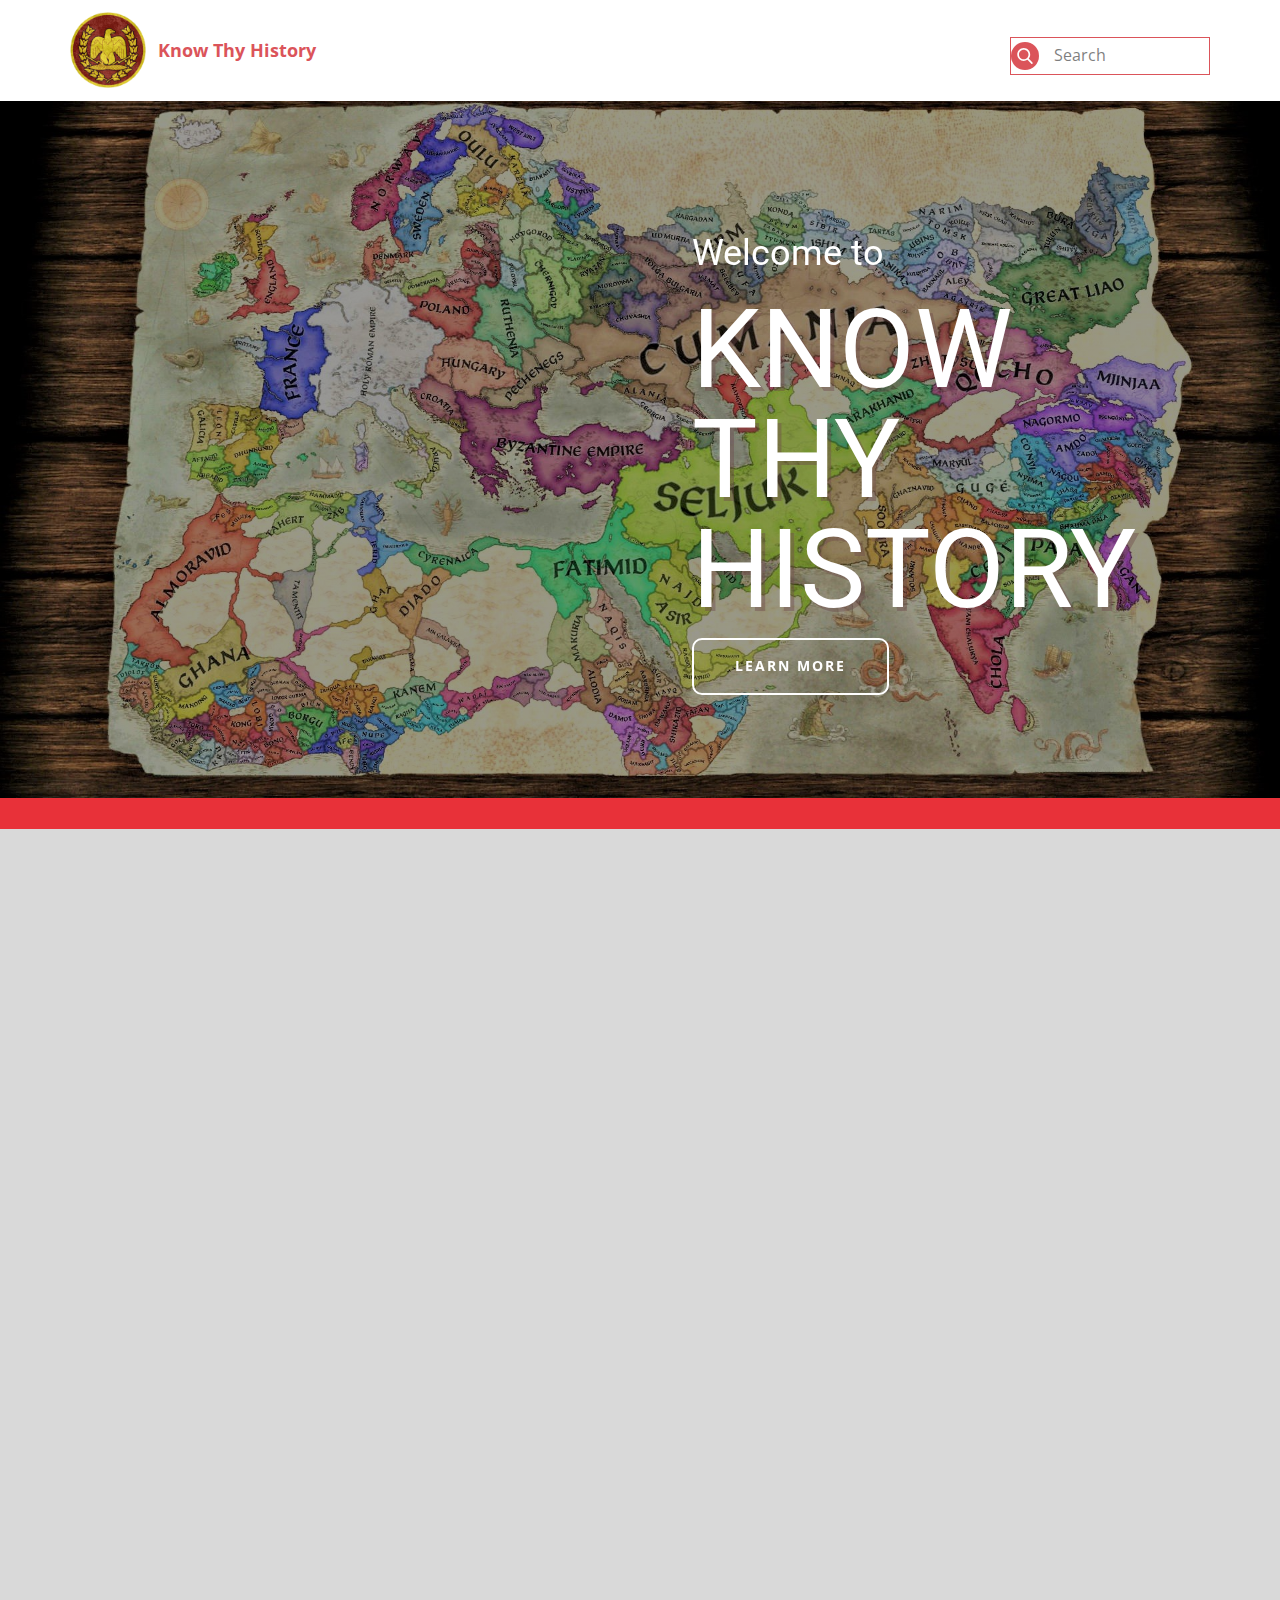
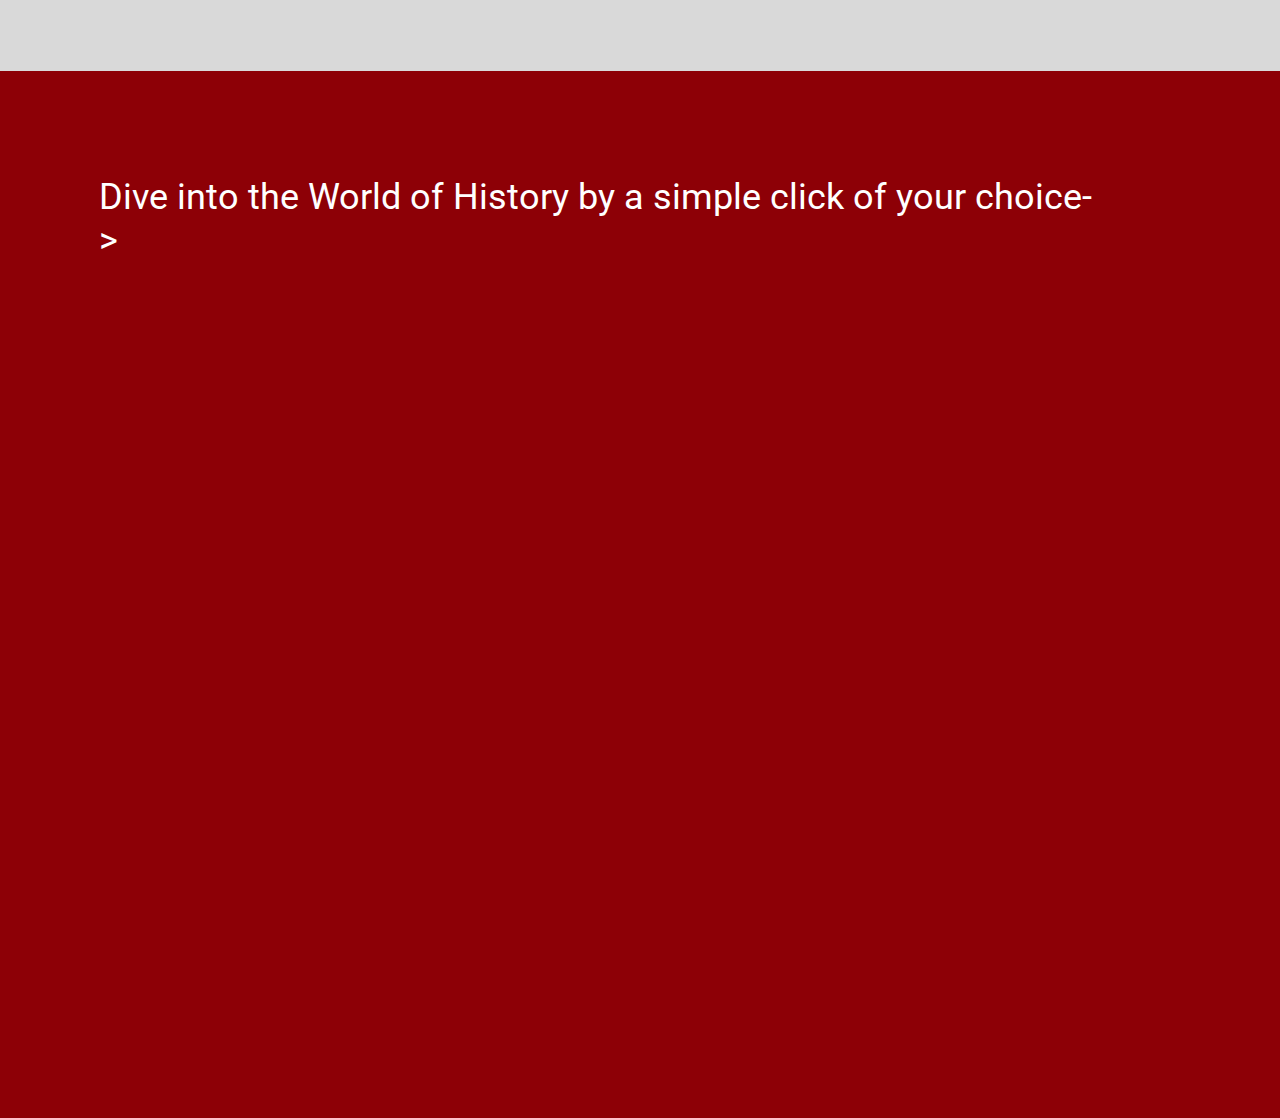
<file: Home.html>
<!DOCTYPE html>
<html style="font-size: 16px;" lang="en"><head>
    <meta name="viewport" content="width=device-width, initial-scale=1.0">
    <meta charset="utf-8">
    <meta name="keywords" content="CreativeAgency, ​We Create Websites, ​What do our users say?, Brand Identity Design Agency, ​We create and improve web &amp;amp; mobile products, ​Join Our Newsletter">
    <meta name="description" content="">
    <title>Home</title>
    <link rel="stylesheet" href="nicepage.css" media="screen">
<link rel="stylesheet" href="Home.css" media="screen">
    <script class="u-script" type="text/javascript" src="jquery.js" defer=""></script>
    <script class="u-script" type="text/javascript" src="nicepage.js" defer=""></script>
    <meta name="generator" content="Nicepage 5.9.6, nicepage.com">
    
    <link id="u-theme-google-font" rel="stylesheet" href="https://fonts.googleapis.com/css?family=Roboto:100,100i,300,300i,400,400i,500,500i,700,700i,900,900i|Open+Sans:300,300i,400,400i,500,500i,600,600i,700,700i,800,800i">
    <link id="u-page-google-font" rel="stylesheet" href="https://fonts.googleapis.com/css?family=Roboto+Condensed:300,300i,400,400i,700,700i">
    
    
    
    
    
    <script type="application/ld+json">{
		"@context": "http://schema.org",
		"@type": "Organization",
		"name": "",
		"logo": "images/Rome.png"
}</script>
    <meta name="theme-color" content="#478ac9">
    <meta property="og:title" content="Home">
    <meta property="og:type" content="website">
  <meta data-intl-tel-input-cdn-path="intlTelInput/"></head>
  <body class="u-body u-xl-mode" data-lang="en"><header class="u-clearfix u-header u-header" id="sec-f7e6"><div class="u-clearfix u-sheet u-valign-middle u-sheet-1">
        <a href="Home.html" class="u-image u-logo u-image-1" data-image-width="800" data-image-height="800">
          <img src="images/Rome.png" class="u-logo-image u-logo-image-1">
        </a>
        <p class="u-text u-text-palette-2-base u-text-1">Know Thy History</p>
        <form action="#" class="a classactive classnavBar div here hrefLink1a hrefLink2a hrefLink3a hrefLink4a input placeholdersearch typetext u-border-1 u-border-palette-2-base u-search u-search-left u-white u-search-1">
          <button class="u-search-button" type="submit">
            <span class="u-icon-circle u-palette-2-base u-search-icon u-spacing-10 u-search-icon-1">
              <svg class="u-svg-link" preserveAspectRatio="xMidYMin slice" viewBox="0 0 56.966 56.966"><use xmlns:xlink="http://www.w3.org/1999/xlink" xlink:href="#svg-cb41"></use></svg>
              <svg xmlns="http://www.w3.org/2000/svg" xmlns:xlink="http://www.w3.org/1999/xlink" version="1.1" id="svg-cb41" x="0px" y="0px" viewBox="0 0 56.966 56.966" style="enable-background:new 0 0 56.966 56.966;" xml:space="preserve" class="u-svg-content"><path d="M55.146,51.887L41.588,37.786c3.486-4.144,5.396-9.358,5.396-14.786c0-12.682-10.318-23-23-23s-23,10.318-23,23  s10.318,23,23,23c4.761,0,9.298-1.436,13.177-4.162l13.661,14.208c0.571,0.593,1.339,0.92,2.162,0.92  c0.779,0,1.518-0.297,2.079-0.837C56.255,54.982,56.293,53.08,55.146,51.887z M23.984,6c9.374,0,17,7.626,17,17s-7.626,17-17,17  s-17-7.626-17-17S14.61,6,23.984,6z"></path></svg>
            </span>
          </button>
          <input class="u-search-input" type="search" name="search" value="" placeholder="Search">
        </form>
      </div></header>
    <section class="u-clearfix u-image u-shading u-section-1" id="carousel_42dc" data-image-width="1920" data-image-height="1080">
      <div class="u-clearfix u-sheet u-valign-middle-md u-valign-middle-sm u-valign-middle-xs u-sheet-1">
        <div class="u-align-left u-container-style u-expanded-width-xs u-group u-group-1" data-animation-name="customAnimationIn" data-animation-duration="1500" data-animation-delay="500">
          <div class="u-container-layout u-valign-middle u-container-layout-1">
            <h3 class="u-text u-text-body-alt-color u-text-1">Welcome to</h3>
            <h1 class="u-text u-text-body-alt-color u-text-2">Know&nbsp;<br>Thy<br>History
            </h1>
            <a href="https://nicepage.cloud" class="u-active-white u-align-center u-border-2 u-border-active-white u-border-hover-white u-border-white u-btn u-btn-round u-button-style u-hover-white u-none u-radius-10 u-text-active-palette-3-base u-text-body-alt-color u-text-hover-palette-3-base u-btn-1" data-animation-name="" data-animation-duration="0" data-animation-delay="0" data-animation-direction="">learn more</a>
          </div>
        </div>
      </div>
    </section>
    <section class="u-align-center u-clearfix u-container-align-center u-custom-color-1 u-section-2" id="sec-20f0">
      <div class="u-clearfix u-sheet u-sheet-1"></div>
    </section>
    <section class="u-clearfix u-grey-15 u-section-3" id="carousel_5587">
      <div class="u-clearfix u-sheet u-valign-middle-xl u-sheet-1">
        <div class="u-expanded-width-md u-expanded-width-sm u-expanded-width-xs u-grey-5 u-radius-15 u-shape u-shape-round u-shape-1" data-animation-name="customAnimationIn" data-animation-duration="1500" data-animation-delay="0"></div>
        <div class="u-palette-1-base u-shape u-shape-rectangle u-shape-2" data-animation-name="customAnimationIn" data-animation-duration="1500"></div>
        <div class="u-align-left u-container-style u-group u-shape-rectangle u-group-1">
          <div class="u-container-layout u-valign-middle-lg u-container-layout-1">
            <img src="images/war1.jpg" alt="" class="u-image u-image-default u-image-1" data-image-width="850" data-image-height="638" data-animation-name="customAnimationIn" data-animation-duration="1750" data-animation-delay="250">
            <img src="images/war2.jpg" alt="" class="u-image u-image-default u-image-2" data-image-width="1100" data-image-height="619" data-animation-name="customAnimationIn" data-animation-duration="1250" data-animation-delay="250">
          </div>
        </div>
        <div class="u-container-align-left u-container-style u-expanded-width-xs u-group u-shape-rectangle u-group-2" data-animation-name="customAnimationIn" data-animation-duration="1500">
          <div class="u-container-layout u-container-layout-2">
            <h2 class="u-align-left u-text u-text-1">Learn About The&nbsp;<br>World of Men
            </h2>
            <p class="u-align-left u-text u-text-2">From the dawn of men, countless empires rose and fallen. People have been creating history everyday</p>
          </div>
        </div>
      </div>
    </section>
    <section class="u-align-center-lg u-align-center-md u-align-center-sm u-align-center-xs u-clearfix u-custom-color-2 u-section-4" id="sec-e8a4">
      <div class="u-clearfix u-sheet u-valign-middle-xs u-sheet-1">
        <h3 class="u-text u-text-1">Dive into the World of History by a simple click of your choice-&gt;</h3>
        <div class="u-repeater u-repeater-1">
          <div class="u-align-center u-container-style u-list-item u-radius-20 u-repeater-item u-shape-round u-white u-list-item-1" data-animation-name="customAnimationIn" data-animation-duration="1500">
            <div class="u-container-layout u-similar-container u-container-layout-1"><span class="u-file-icon u-icon u-icon-1" data-animation-name="customAnimationIn" data-animation-duration="1000" data-animation-delay="750"><img src="images/alex1.png" alt=""></span>
              <h4 class="u-custom-font u-font-roboto-condensed u-text u-text-2">Alexander's Conquest</h4>
              <a href="Alexconq.html" class="u-border-1 u-border-active-grey-70 u-border-black u-border-hover-grey-70 u-border-no-left u-border-no-right u-border-no-top u-bottom-left-radius-0 u-bottom-right-radius-0 u-btn u-button-style u-none u-radius-0 u-text-active-palette-3-base u-text-body-color u-text-hover-palette-3-base u-top-left-radius-0 u-top-right-radius-0 u-btn-1">more</a>
            </div>
          </div>
          <div class="u-align-center u-container-style u-list-item u-radius-20 u-repeater-item u-shape-round u-white u-list-item-2" data-animation-name="customAnimationIn" data-animation-duration="1500">
            <div class="u-container-layout u-similar-container u-container-layout-2"><span class="u-file-icon u-icon u-icon-2" data-animation-name="customAnimationIn" data-animation-duration="1000" data-animation-delay="750"><img src="images/rom.jpg" alt=""></span>
              <h4 class="u-custom-font u-font-roboto-condensed u-text u-text-3">Rise of Rome</h4>
              <a href="https://nicepage.site" class="u-border-1 u-border-active-grey-70 u-border-black u-border-hover-grey-70 u-border-no-left u-border-no-right u-border-no-top u-bottom-left-radius-0 u-bottom-right-radius-0 u-btn u-button-style u-none u-radius-0 u-text-active-palette-3-base u-text-body-color u-text-hover-palette-3-base u-top-left-radius-0 u-top-right-radius-0 u-btn-2">more</a>
            </div>
          </div>
          <div class="u-align-center u-container-style u-list-item u-radius-20 u-repeater-item u-shape-round u-white u-list-item-3" data-animation-name="customAnimationIn" data-animation-duration="1500">
            <div class="u-container-layout u-similar-container u-container-layout-3"><span class="u-file-icon u-icon u-icon-3" data-animation-name="customAnimationIn" data-animation-duration="1000" data-animation-delay="750"><img src="images/ckc.jpg" alt=""></span>
              <h4 class="u-custom-font u-font-roboto-condensed u-text u-text-4">Crusader Kings</h4>
              <a href="https://nicepage.com/k/home-improvement-website-templates" class="u-border-1 u-border-active-grey-70 u-border-black u-border-hover-grey-70 u-border-no-left u-border-no-right u-border-no-top u-bottom-left-radius-0 u-bottom-right-radius-0 u-btn u-button-style u-none u-radius-0 u-text-active-palette-3-base u-text-body-color u-text-hover-palette-3-base u-top-left-radius-0 u-top-right-radius-0 u-btn-3">more</a>
            </div>
          </div>
          <div class="u-align-center u-container-style u-list-item u-radius-20 u-repeater-item u-shape-round u-white u-list-item-4" data-animation-name="customAnimationIn" data-animation-duration="1500">
            <div class="u-container-layout u-similar-container u-container-layout-4"><span class="u-file-icon u-icon u-icon-4" data-animation-name="customAnimationIn" data-animation-duration="1000" data-animation-delay="750"><img src="images/exp.jpeg" alt=""></span>
              <h4 class="u-custom-font u-font-roboto-condensed u-text u-text-5">Age of Exploration</h4>
              <a href="https://nicepage.online" class="u-border-1 u-border-active-grey-70 u-border-black u-border-hover-grey-70 u-border-no-left u-border-no-right u-border-no-top u-bottom-left-radius-0 u-bottom-right-radius-0 u-btn u-button-style u-none u-radius-0 u-text-active-palette-3-base u-text-body-color u-text-hover-palette-3-base u-top-left-radius-0 u-top-right-radius-0 u-btn-4">more</a>
            </div>
          </div>
        </div>
        <div class="u-repeater u-repeater-2">
          <div class="u-align-center u-container-style u-list-item u-radius-20 u-repeater-item u-shape-round u-white u-list-item-5" data-animation-name="customAnimationIn" data-animation-duration="1500">
            <div class="u-container-layout u-similar-container u-container-layout-5"><span class="u-file-icon u-icon u-icon-5" data-animation-name="customAnimationIn" data-animation-duration="1000" data-animation-delay="750"><img src="images/sam.jpg" alt=""></span>
              <h4 class="u-custom-font u-font-roboto-condensed u-text u-text-6">Sengoku Jidai</h4>
              <a href="https://nicepage.com/css-templates" class="u-border-1 u-border-active-grey-70 u-border-black u-border-hover-grey-70 u-border-no-left u-border-no-right u-border-no-top u-bottom-left-radius-0 u-bottom-right-radius-0 u-btn u-button-style u-none u-radius-0 u-text-active-palette-3-base u-text-body-color u-text-hover-palette-3-base u-top-left-radius-0 u-top-right-radius-0 u-btn-5">more</a>
            </div>
          </div>
          <div class="u-align-center u-container-style u-list-item u-radius-20 u-repeater-item u-shape-round u-white u-list-item-6" data-animation-name="customAnimationIn" data-animation-duration="1500">
            <div class="u-container-layout u-similar-container u-container-layout-6"><span class="u-file-icon u-icon u-icon-6" data-animation-name="customAnimationIn" data-animation-duration="1000" data-animation-delay="750"><img src="images/war2.jpg" alt=""></span>
              <h4 class="u-custom-font u-font-roboto-condensed u-text u-text-7"> French Revolution</h4>
              <a href="https://nicepage.site" class="u-border-1 u-border-active-grey-70 u-border-black u-border-hover-grey-70 u-border-no-left u-border-no-right u-border-no-top u-bottom-left-radius-0 u-bottom-right-radius-0 u-btn u-button-style u-none u-radius-0 u-text-active-palette-3-base u-text-body-color u-text-hover-palette-3-base u-top-left-radius-0 u-top-right-radius-0 u-btn-6">more</a>
            </div>
          </div>
          <div class="u-align-center u-container-style u-list-item u-radius-20 u-repeater-item u-shape-round u-white u-list-item-7" data-animation-name="customAnimationIn" data-animation-duration="1500">
            <div class="u-container-layout u-similar-container u-container-layout-7"><span class="u-file-icon u-icon u-icon-7" data-animation-name="customAnimationIn" data-animation-duration="1000" data-animation-delay="750"><img src="images/wor.jpg" alt=""></span>
              <h4 class="u-custom-font u-font-roboto-condensed u-text u-text-8">World at War</h4>
              <a href="https://nicepage.com/k/home-improvement-website-templates" class="u-border-1 u-border-active-grey-70 u-border-black u-border-hover-grey-70 u-border-no-left u-border-no-right u-border-no-top u-bottom-left-radius-0 u-bottom-right-radius-0 u-btn u-button-style u-none u-radius-0 u-text-active-palette-3-base u-text-body-color u-text-hover-palette-3-base u-top-left-radius-0 u-top-right-radius-0 u-btn-7">more</a>
            </div>
          </div>
          <div class="u-align-center u-container-style u-list-item u-radius-20 u-repeater-item u-shape-round u-white u-list-item-8" data-animation-name="customAnimationIn" data-animation-duration="1500">
            <div class="u-container-layout u-similar-container u-container-layout-8"><span class="u-file-icon u-icon u-icon-8" data-animation-name="customAnimationIn" data-animation-duration="1000" data-animation-delay="750"><img src="images/rus.jpg" alt=""></span>
              <h4 class="u-custom-font u-font-roboto-condensed u-text u-text-9">Russian Aggression</h4>
              <a href="https://nicepage.online" class="u-border-1 u-border-active-grey-70 u-border-black u-border-hover-grey-70 u-border-no-left u-border-no-right u-border-no-top u-bottom-left-radius-0 u-bottom-right-radius-0 u-btn u-button-style u-none u-radius-0 u-text-active-palette-3-base u-text-body-color u-text-hover-palette-3-base u-top-left-radius-0 u-top-right-radius-0 u-btn-8">more</a>
            </div>
          </div>
        </div>
      </div>
    </section>
  
</body></html>
</file>
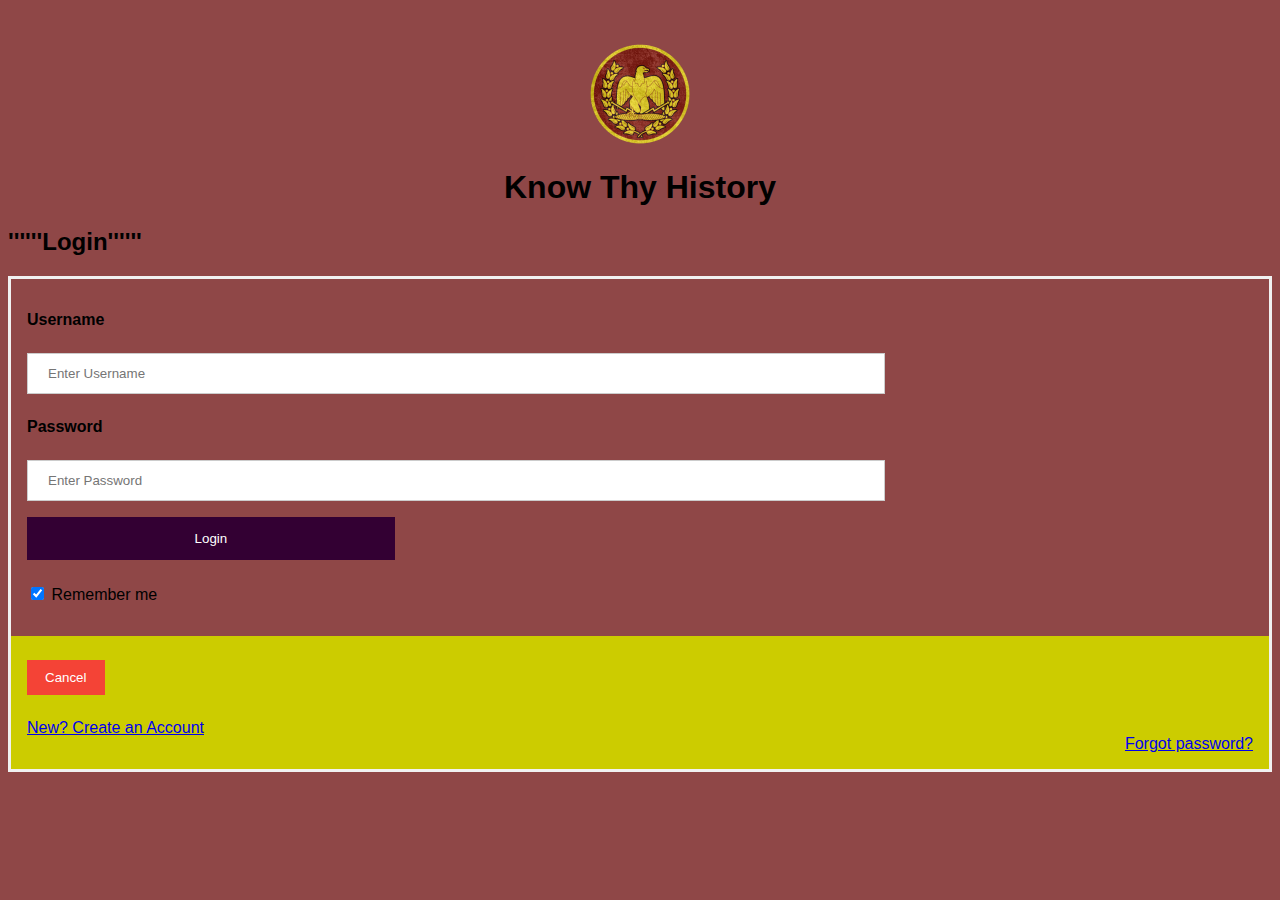
<file: Login.html>
<!DOCTYPE html>
<html>
<head>
<meta name="viewport" content="width=device-width, initial-scale=1">
<style>
body {font-family: Arial, Helvetica, sans-serif;}
body{background-color: #8f4747;}
form {border: 3px solid #f1f1f1;}


input[type=text], input[type=password] {
  width: 70%;
  padding: 12px 20px;
  margin: 8px 0;
  display: inline-block;
  border: 1px solid #ccc;
  box-sizing: border-box;
}

button {
  background-color: #330033;
  color: white;
  padding: 14px 20px;
  margin: 8px 0;
  border: none;
  cursor: pointer;
  width: 30%;
}

button:hover {
  opacity: 0.8;
}

.cancelbtn {
  width: auto;
  padding: 10px 18px;
  background-color: #f44336;
}

.container {
  padding: 16px;
}


span.psw {
  float: right;
  padding-top: 16px;

}

@media screen and (max-width: 300px) {
  span.psw2 {
     display: block;
     float: none;

  }
  .cancelbtn {
     width: 100%;
  }
}
</style>
</head>
<body>
  <br><br>
<center><img src="images/Rome.png" width="100" height="100"></center>
<h1 align="center">Know Thy History</h1>
<h2>''''''Login''''''</h2>

<form action="Home.html" method="post">

  <div class="container">
    <p><label for="uname"><b>Username</b></label></p>
    <input type="text" placeholder="Enter Username" name="uname" required>

    <p><label for="psw"><b>Password</b></label></p>
    <input type="password" placeholder="Enter Password" name="psw" required>
        
    <button type="submit">Login</button>
    <label>
      <p><input type="checkbox" checked="checked" name="remember"> Remember me</p>
    </label>
  </div>

  <div class="container" style="background-color:#cccc00">
    <button type="button" class="cancelbtn">Cancel</button>
    <p><a href="www.totalwar.com" style="text-align:left">New? Create an Account</a>
    <span class="psw"> <a href="www.peaceholder.com">Forgot password?</a></span></p>

  </div>
</form>

</body>
</html>
</file>
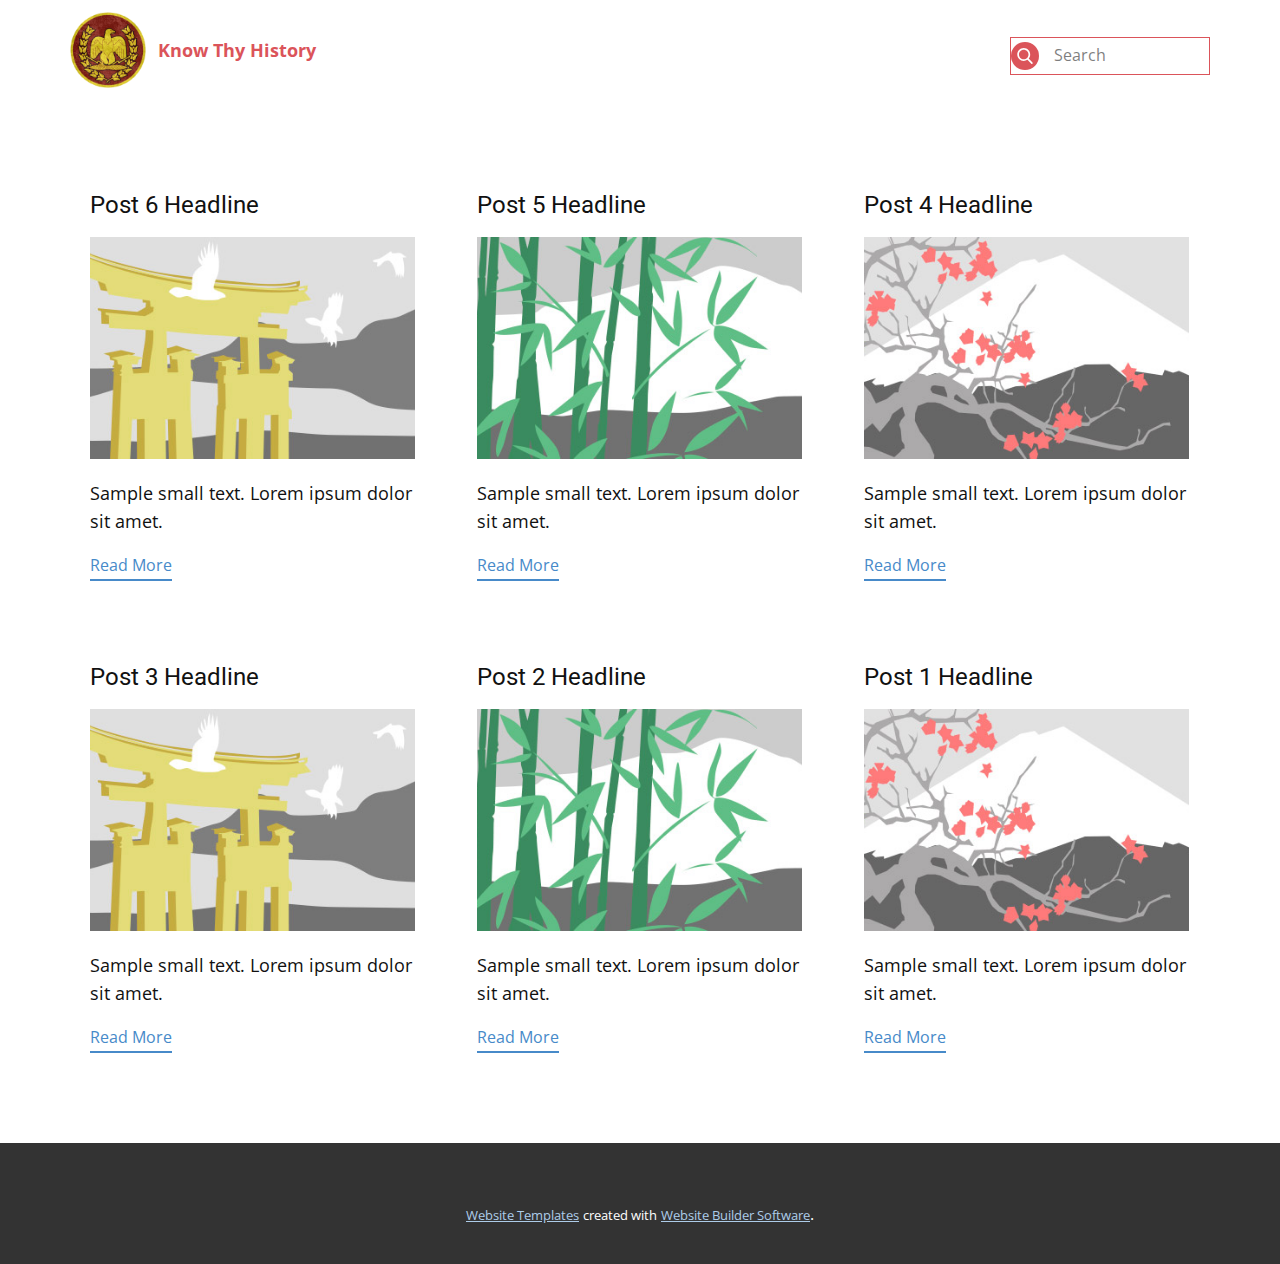
<file: blog/blog.html>
<!DOCTYPE html>
<html style="font-size: 16px;" lang="en"><head>
    <meta name="viewport" content="width=device-width, initial-scale=1.0">
    <meta charset="utf-8">
    <meta name="keywords" content="">
    <meta name="description" content="">
    <title>Blog Template</title>
    <link rel="stylesheet" href="../nicepage.css" media="screen">
<link rel="stylesheet" href="../Blog-Template.css" media="screen">
    <script class="u-script" type="text/javascript" src="../jquery.js" defer=""></script>
    <script class="u-script" type="text/javascript" src="../nicepage.js" defer=""></script>
    <meta name="generator" content="Nicepage 5.9.6, nicepage.com">
    <link id="u-theme-google-font" rel="stylesheet" href="https://fonts.googleapis.com/css?family=Roboto:100,100i,300,300i,400,400i,500,500i,700,700i,900,900i|Open+Sans:300,300i,400,400i,500,500i,600,600i,700,700i,800,800i">
    
    
    <script type="application/ld+json">{
		"@context": "http://schema.org",
		"@type": "Organization",
		"name": "",
		"logo": "images/Rome.png"
}</script>
    <meta name="theme-color" content="#478ac9">
  <meta data-intl-tel-input-cdn-path="intlTelInput/"></head>
  <body class="u-body u-xl-mode" data-lang="en"><header class="u-clearfix u-header u-header" id="sec-f7e6"><div class="u-clearfix u-sheet u-valign-middle u-sheet-1">
        <a href="https://nicepage.com" class="u-image u-logo u-image-1" data-image-width="800" data-image-height="800">
          <img src="../images/Rome.png" class="u-logo-image u-logo-image-1">
        </a>
        <p class="u-text u-text-palette-2-base u-text-1">Know Thy History</p>
        <form action="#" class="a classactive classnavBar div here hrefLink1a hrefLink2a hrefLink3a hrefLink4a input placeholdersearch typetext u-border-1 u-border-palette-2-base u-search u-search-left u-white u-search-1">
          <button class="u-search-button" type="submit">
            <span class="u-icon-circle u-palette-2-base u-search-icon u-spacing-10 u-search-icon-1">
              <svg class="u-svg-link" preserveAspectRatio="xMidYMin slice" viewBox="0 0 56.966 56.966"><use xmlns:xlink="http://www.w3.org/1999/xlink" xlink:href="#svg-cb41"></use></svg>
              <svg xmlns="http://www.w3.org/2000/svg" xmlns:xlink="http://www.w3.org/1999/xlink" version="1.1" id="svg-cb41" x="0px" y="0px" viewBox="0 0 56.966 56.966" style="enable-background:new 0 0 56.966 56.966;" xml:space="preserve" class="u-svg-content"><path d="M55.146,51.887L41.588,37.786c3.486-4.144,5.396-9.358,5.396-14.786c0-12.682-10.318-23-23-23s-23,10.318-23,23  s10.318,23,23,23c4.761,0,9.298-1.436,13.177-4.162l13.661,14.208c0.571,0.593,1.339,0.92,2.162,0.92  c0.779,0,1.518-0.297,2.079-0.837C56.255,54.982,56.293,53.08,55.146,51.887z M23.984,6c9.374,0,17,7.626,17,17s-7.626,17-17,17  s-17-7.626-17-17S14.61,6,23.984,6z"></path></svg>
            </span>
          </button>
          <input class="u-search-input" type="search" name="search" value="" placeholder="Search">
        </form>
      </div></header>
    <section class="u-clearfix u-section-1" id="sec-0bca">
      <div class="u-clearfix u-sheet u-valign-middle u-sheet-1"><!--blog--><!--blog_options_json--><!--{"type":"Recent","source":"","tags":"","count":""}--><!--/blog_options_json-->
        <div class="u-blog u-expanded-width u-repeater u-repeater-1"><!--blog_post-->
          <div class="u-blog-post u-container-style u-repeater-item u-white u-repeater-item-1">
            <div class="u-container-layout u-similar-container u-valign-top u-container-layout-1"><!--blog_post_header-->
              <h4 class="u-blog-control u-text u-text-1">
                <a class="u-post-header-link" href="../blog/post-5.html">Post 6 Headline</a>
              </h4><!--/blog_post_header--><!--blog_post_image-->
              <a class="u-post-header-link" href="../blog/post-5.html"><img alt="" class="u-blog-control u-expanded-width u-image u-image-default u-image-1" src="../images/8ad73f3c.jpeg"></a><!--/blog_post_image--><!--blog_post_content-->
              <div class="u-blog-control u-post-content u-text u-text-2 fr-view">Sample small text. Lorem ipsum dolor sit amet.</div><!--/blog_post_content--><!--blog_post_readmore-->
              <a href="../blog/post-5.html" class="u-blog-control u-border-2 u-border-palette-1-base u-btn u-btn-rectangle u-button-style u-none u-btn-1"><!--blog_post_readmore_content--><!--options_json--><!--{"content":"","defaultValue":"Read More"}--><!--/options_json-->Read More<!--/blog_post_readmore_content--></a><!--/blog_post_readmore-->
            </div>
          </div><div class="u-blog-post u-container-style u-repeater-item u-video-cover u-white">
            <div class="u-container-layout u-similar-container u-valign-top u-container-layout-2"><!--blog_post_header-->
              <h4 class="u-blog-control u-text u-text-3">
                <a class="u-post-header-link" href="../blog/post-4.html">Post 5 Headline</a>
              </h4><!--/blog_post_header--><!--blog_post_image-->
              <a class="u-post-header-link" href="../blog/post-4.html"><img alt="" class="u-blog-control u-expanded-width u-image u-image-default u-image-2" src="../images/68f64b9d.jpeg"></a><!--/blog_post_image--><!--blog_post_content-->
              <div class="u-blog-control u-post-content u-text u-text-4 fr-view">Sample small text. Lorem ipsum dolor sit amet.</div><!--/blog_post_content--><!--blog_post_readmore-->
              <a href="../blog/post-4.html" class="u-blog-control u-border-2 u-border-palette-1-base u-btn u-btn-rectangle u-button-style u-none u-btn-2"><!--blog_post_readmore_content--><!--options_json--><!--{"content":"","defaultValue":"Read More"}--><!--/options_json-->Read More<!--/blog_post_readmore_content--></a><!--/blog_post_readmore-->
            </div>
          </div><div class="u-blog-post u-container-style u-repeater-item u-video-cover u-white">
            <div class="u-container-layout u-similar-container u-valign-top u-container-layout-3"><!--blog_post_header-->
              <h4 class="u-blog-control u-text u-text-5">
                <a class="u-post-header-link" href="../blog/post-3.html">Post 4 Headline</a>
              </h4><!--/blog_post_header--><!--blog_post_image-->
              <a class="u-post-header-link" href="../blog/post-3.html"><img alt="" class="u-blog-control u-expanded-width u-image u-image-default u-image-3" src="../images/0fd3416c.jpeg"></a><!--/blog_post_image--><!--blog_post_content-->
              <div class="u-blog-control u-post-content u-text u-text-6 fr-view">Sample small text. Lorem ipsum dolor sit amet.</div><!--/blog_post_content--><!--blog_post_readmore-->
              <a href="../blog/post-3.html" class="u-blog-control u-border-2 u-border-palette-1-base u-btn u-btn-rectangle u-button-style u-none u-btn-3"><!--blog_post_readmore_content--><!--options_json--><!--{"content":"","defaultValue":"Read More"}--><!--/options_json-->Read More<!--/blog_post_readmore_content--></a><!--/blog_post_readmore-->
            </div>
          </div><div class="u-blog-post u-container-style u-repeater-item u-white u-repeater-item-1">
            <div class="u-container-layout u-similar-container u-valign-top u-container-layout-1"><!--blog_post_header-->
              <h4 class="u-blog-control u-text u-text-1">
                <a class="u-post-header-link" href="../blog/post-2.html">Post 3 Headline</a>
              </h4><!--/blog_post_header--><!--blog_post_image-->
              <a class="u-post-header-link" href="../blog/post-2.html"><img alt="" class="u-blog-control u-expanded-width u-image u-image-default u-image-1" src="../images/8ad73f3c.jpeg"></a><!--/blog_post_image--><!--blog_post_content-->
              <div class="u-blog-control u-post-content u-text u-text-2 fr-view">Sample small text. Lorem ipsum dolor sit amet.</div><!--/blog_post_content--><!--blog_post_readmore-->
              <a href="../blog/post-2.html" class="u-blog-control u-border-2 u-border-palette-1-base u-btn u-btn-rectangle u-button-style u-none u-btn-1"><!--blog_post_readmore_content--><!--options_json--><!--{"content":"","defaultValue":"Read More"}--><!--/options_json-->Read More<!--/blog_post_readmore_content--></a><!--/blog_post_readmore-->
            </div>
          </div><div class="u-blog-post u-container-style u-repeater-item u-video-cover u-white">
            <div class="u-container-layout u-similar-container u-valign-top u-container-layout-2"><!--blog_post_header-->
              <h4 class="u-blog-control u-text u-text-3">
                <a class="u-post-header-link" href="../blog/post-1.html">Post 2 Headline</a>
              </h4><!--/blog_post_header--><!--blog_post_image-->
              <a class="u-post-header-link" href="../blog/post-1.html"><img alt="" class="u-blog-control u-expanded-width u-image u-image-default u-image-2" src="../images/68f64b9d.jpeg"></a><!--/blog_post_image--><!--blog_post_content-->
              <div class="u-blog-control u-post-content u-text u-text-4 fr-view">Sample small text. Lorem ipsum dolor sit amet.</div><!--/blog_post_content--><!--blog_post_readmore-->
              <a href="../blog/post-1.html" class="u-blog-control u-border-2 u-border-palette-1-base u-btn u-btn-rectangle u-button-style u-none u-btn-2"><!--blog_post_readmore_content--><!--options_json--><!--{"content":"","defaultValue":"Read More"}--><!--/options_json-->Read More<!--/blog_post_readmore_content--></a><!--/blog_post_readmore-->
            </div>
          </div><div class="u-blog-post u-container-style u-repeater-item u-video-cover u-white">
            <div class="u-container-layout u-similar-container u-valign-top u-container-layout-3"><!--blog_post_header-->
              <h4 class="u-blog-control u-text u-text-5">
                <a class="u-post-header-link" href="../blog/post.html">Post 1 Headline</a>
              </h4><!--/blog_post_header--><!--blog_post_image-->
              <a class="u-post-header-link" href="../blog/post.html"><img alt="" class="u-blog-control u-expanded-width u-image u-image-default u-image-3" src="../images/0fd3416c.jpeg"></a><!--/blog_post_image--><!--blog_post_content-->
              <div class="u-blog-control u-post-content u-text u-text-6 fr-view">Sample small text. Lorem ipsum dolor sit amet.</div><!--/blog_post_content--><!--blog_post_readmore-->
              <a href="../blog/post.html" class="u-blog-control u-border-2 u-border-palette-1-base u-btn u-btn-rectangle u-button-style u-none u-btn-3"><!--blog_post_readmore_content--><!--options_json--><!--{"content":"","defaultValue":"Read More"}--><!--/options_json-->Read More<!--/blog_post_readmore_content--></a><!--/blog_post_readmore-->
            </div>
          </div><!--/blog_post--><!--blog_post-->
          <!--/blog_post--><!--blog_post-->
          <!--/blog_post-->
        </div><!--/blog-->
      </div>
    </section>
    
    
    <footer class="u-align-center u-clearfix u-footer u-grey-80 u-footer" id="sec-7c2c"><div class="u-clearfix u-sheet u-sheet-1"></div></footer>
    <section class="u-backlink u-clearfix u-grey-80">
      <a class="u-link" href="https://nicepage.com/website-templates" target="_blank">
        <span>Website Templates</span>
      </a>
      <p class="u-text">
        <span>created with</span>
      </p>
      <a class="u-link" href="" target="_blank">
        <span>Website Builder Software</span>
      </a>. 
    </section>
  
</body></html>
</file>
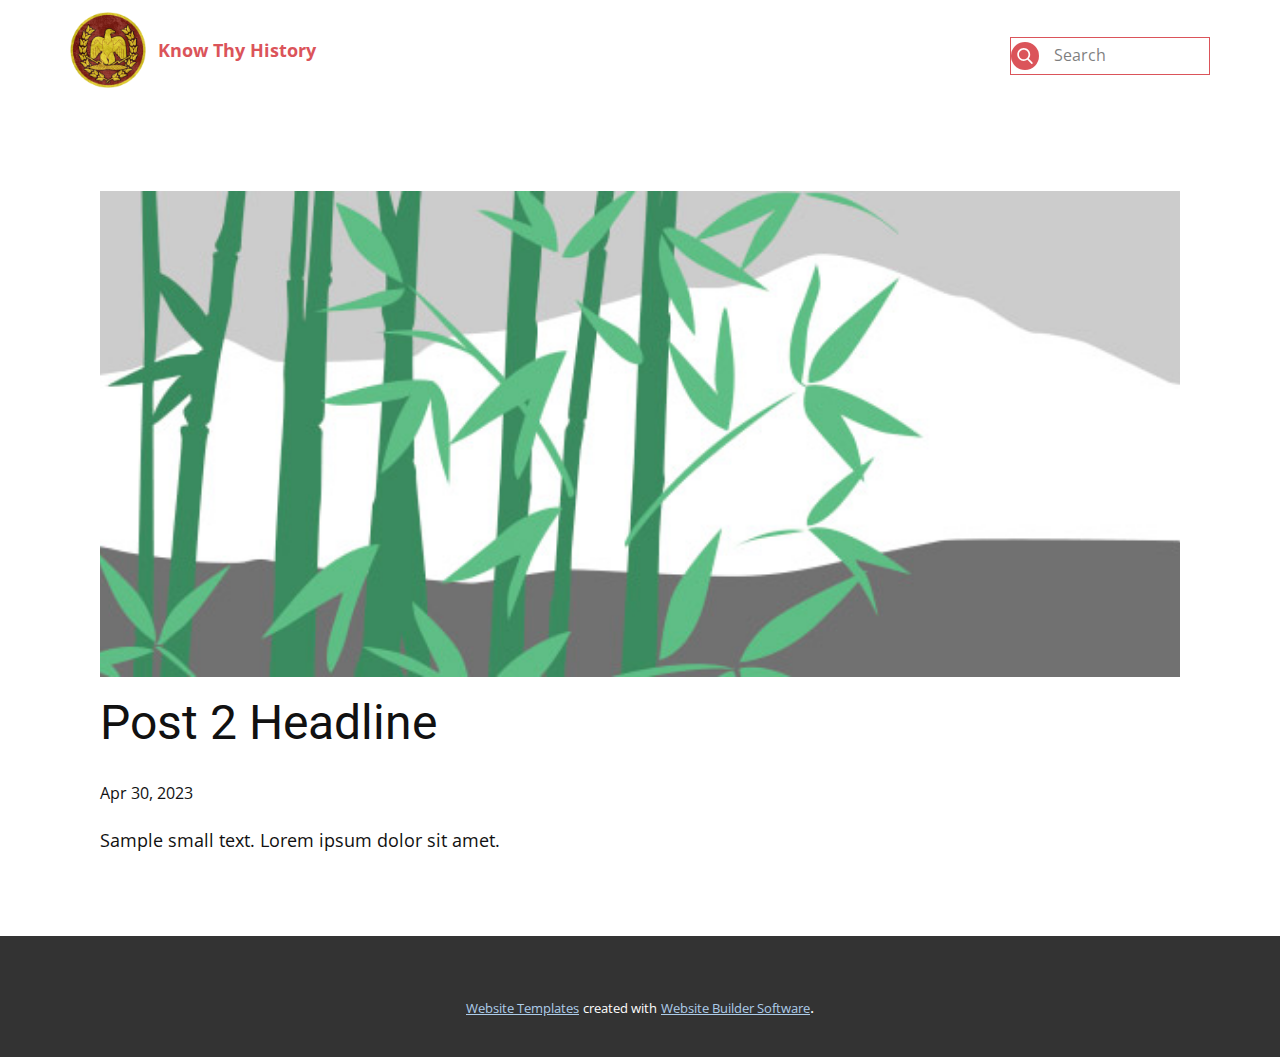
<file: blog/post-1.html>
<!DOCTYPE html>
<html style="font-size: 16px;" lang="en"><head>
    <meta name="viewport" content="width=device-width, initial-scale=1.0">
    <meta charset="utf-8">
    <meta name="keywords" content="Post 1 Headline">
    <meta name="description" content="">
    <title>Post 2 Headline</title>
    <link rel="stylesheet" href="../nicepage.css" media="screen">
<link rel="stylesheet" href="../Post-Template.css" media="screen">
    <script class="u-script" type="text/javascript" src="../jquery.js" defer=""></script>
    <script class="u-script" type="text/javascript" src="../nicepage.js" defer=""></script>
    <meta name="generator" content="Nicepage 5.9.6, nicepage.com">
    <link id="u-theme-google-font" rel="stylesheet" href="https://fonts.googleapis.com/css?family=Roboto:100,100i,300,300i,400,400i,500,500i,700,700i,900,900i|Open+Sans:300,300i,400,400i,500,500i,600,600i,700,700i,800,800i">
    
    
    <script type="application/ld+json">{
		"@context": "http://schema.org",
		"@type": "Organization",
		"name": "",
		"logo": "images/Rome.png"
}</script>
    <meta name="theme-color" content="#478ac9">
  <meta data-intl-tel-input-cdn-path="intlTelInput/"></head>
  <body class="u-body u-xl-mode" data-lang="en"><header class="u-clearfix u-header u-header" id="sec-f7e6"><div class="u-clearfix u-sheet u-valign-middle u-sheet-1">
        <a href="https://nicepage.com" class="u-image u-logo u-image-1" data-image-width="800" data-image-height="800">
          <img src="../images/Rome.png" class="u-logo-image u-logo-image-1">
        </a>
        <p class="u-text u-text-palette-2-base u-text-1">Know Thy History</p>
        <form action="#" class="a classactive classnavBar div here hrefLink1a hrefLink2a hrefLink3a hrefLink4a input placeholdersearch typetext u-border-1 u-border-palette-2-base u-search u-search-left u-white u-search-1">
          <button class="u-search-button" type="submit">
            <span class="u-icon-circle u-palette-2-base u-search-icon u-spacing-10 u-search-icon-1">
              <svg class="u-svg-link" preserveAspectRatio="xMidYMin slice" viewBox="0 0 56.966 56.966"><use xmlns:xlink="http://www.w3.org/1999/xlink" xlink:href="#svg-cb41"></use></svg>
              <svg xmlns="http://www.w3.org/2000/svg" xmlns:xlink="http://www.w3.org/1999/xlink" version="1.1" id="svg-cb41" x="0px" y="0px" viewBox="0 0 56.966 56.966" style="enable-background:new 0 0 56.966 56.966;" xml:space="preserve" class="u-svg-content"><path d="M55.146,51.887L41.588,37.786c3.486-4.144,5.396-9.358,5.396-14.786c0-12.682-10.318-23-23-23s-23,10.318-23,23  s10.318,23,23,23c4.761,0,9.298-1.436,13.177-4.162l13.661,14.208c0.571,0.593,1.339,0.92,2.162,0.92  c0.779,0,1.518-0.297,2.079-0.837C56.255,54.982,56.293,53.08,55.146,51.887z M23.984,6c9.374,0,17,7.626,17,17s-7.626,17-17,17  s-17-7.626-17-17S14.61,6,23.984,6z"></path></svg>
            </span>
          </button>
          <input class="u-search-input" type="search" name="search" value="" placeholder="Search">
        </form>
      </div></header>
    <section class="u-align-center u-clearfix u-section-1" id="sec-f8d0">
      <div class="u-clearfix u-sheet u-valign-middle-md u-valign-middle-sm u-valign-middle-xs u-sheet-1"><!--post_details--><!--post_details_options_json--><!--{"source":""}--><!--/post_details_options_json--><!--blog_post-->
        <div class="u-container-style u-expanded-width u-post-details u-post-details-1">
          <div class="u-container-layout u-valign-middle u-container-layout-1"><!--blog_post_image-->
            <img alt="" class="u-blog-control u-expanded-width u-image u-image-default u-image-1" src="../images/68f64b9d.jpeg"><!--/blog_post_image--><!--blog_post_header-->
            <h2 class="u-blog-control u-text u-text-1">Post 2 Headline</h2><!--/blog_post_header--><!--blog_post_metadata-->
            <div class="u-blog-control u-metadata u-metadata-1"><!--blog_post_metadata_date-->
              <span class="u-meta-date u-meta-icon">Apr 30, 2023</span><!--/blog_post_metadata_date--><!--blog_post_metadata_category-->
              <!--/blog_post_metadata_category--><!--blog_post_metadata_comments-->
              <!--/blog_post_metadata_comments-->
            </div><!--/blog_post_metadata--><!--blog_post_content-->
            <div class="u-align-justify u-blog-control u-post-content u-text u-text-2 fr-view">
  Sample small text. Lorem ipsum dolor sit amet.
  </div><!--/blog_post_content-->
          </div>
        </div><!--/blog_post--><!--/post_details-->
      </div>
    </section>
    
    
    <footer class="u-align-center u-clearfix u-footer u-grey-80 u-footer" id="sec-7c2c"><div class="u-clearfix u-sheet u-sheet-1"></div></footer>
    <section class="u-backlink u-clearfix u-grey-80">
      <a class="u-link" href="https://nicepage.com/website-templates" target="_blank">
        <span>Website Templates</span>
      </a>
      <p class="u-text">
        <span>created with</span>
      </p>
      <a class="u-link" href="" target="_blank">
        <span>Website Builder Software</span>
      </a>. 
    </section>
  
</body></html>
</file>
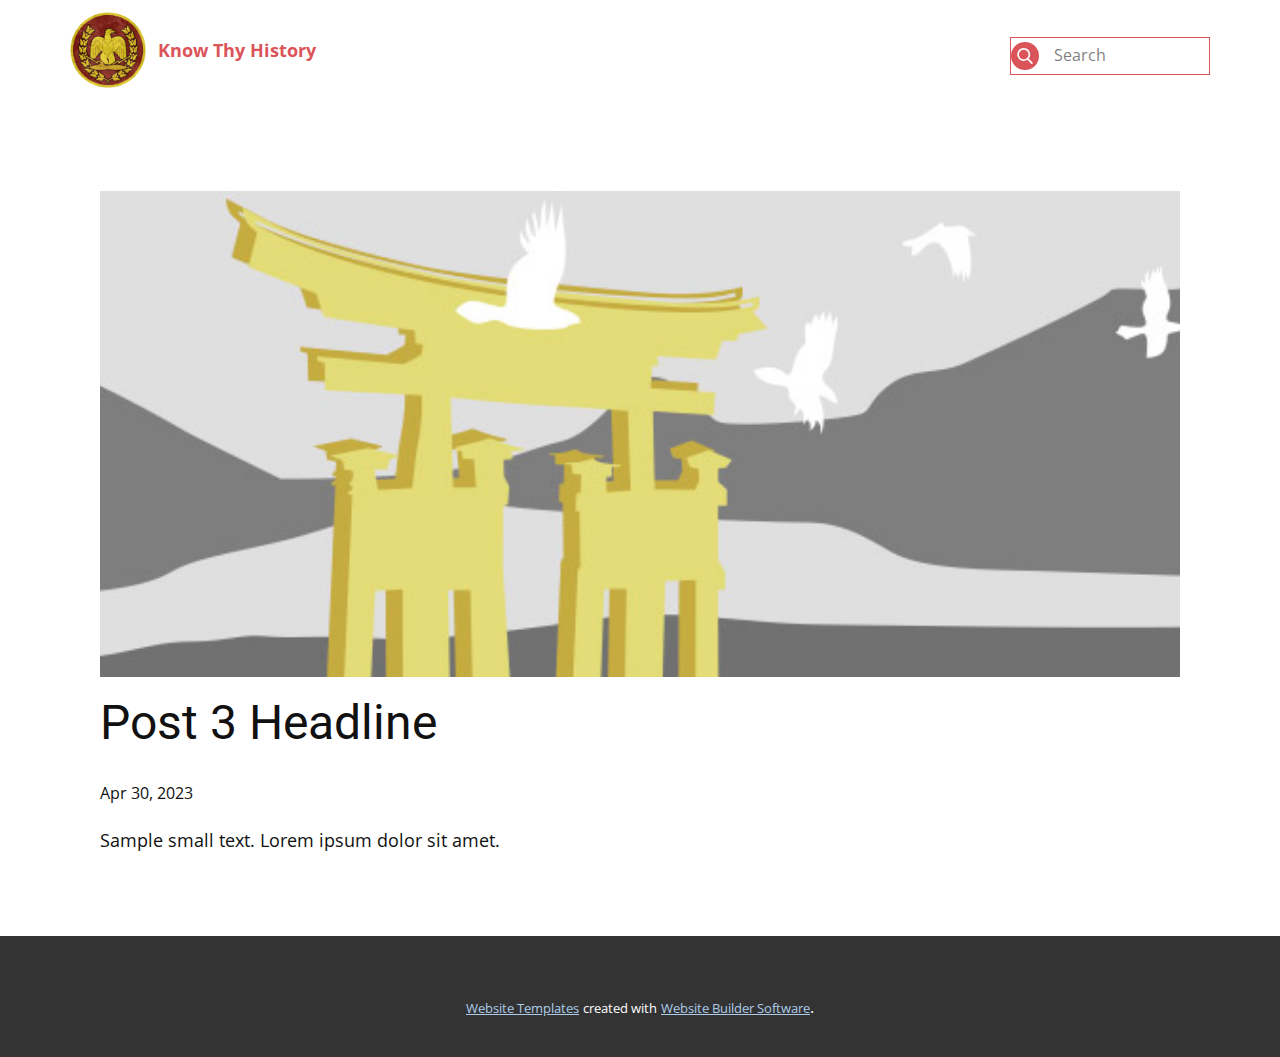
<file: blog/post-2.html>
<!DOCTYPE html>
<html style="font-size: 16px;" lang="en"><head>
    <meta name="viewport" content="width=device-width, initial-scale=1.0">
    <meta charset="utf-8">
    <meta name="keywords" content="Post 1 Headline">
    <meta name="description" content="">
    <title>Post 3 Headline</title>
    <link rel="stylesheet" href="../nicepage.css" media="screen">
<link rel="stylesheet" href="../Post-Template.css" media="screen">
    <script class="u-script" type="text/javascript" src="../jquery.js" defer=""></script>
    <script class="u-script" type="text/javascript" src="../nicepage.js" defer=""></script>
    <meta name="generator" content="Nicepage 5.9.6, nicepage.com">
    <link id="u-theme-google-font" rel="stylesheet" href="https://fonts.googleapis.com/css?family=Roboto:100,100i,300,300i,400,400i,500,500i,700,700i,900,900i|Open+Sans:300,300i,400,400i,500,500i,600,600i,700,700i,800,800i">
    
    
    <script type="application/ld+json">{
		"@context": "http://schema.org",
		"@type": "Organization",
		"name": "",
		"logo": "images/Rome.png"
}</script>
    <meta name="theme-color" content="#478ac9">
  <meta data-intl-tel-input-cdn-path="intlTelInput/"></head>
  <body class="u-body u-xl-mode" data-lang="en"><header class="u-clearfix u-header u-header" id="sec-f7e6"><div class="u-clearfix u-sheet u-valign-middle u-sheet-1">
        <a href="https://nicepage.com" class="u-image u-logo u-image-1" data-image-width="800" data-image-height="800">
          <img src="../images/Rome.png" class="u-logo-image u-logo-image-1">
        </a>
        <p class="u-text u-text-palette-2-base u-text-1">Know Thy History</p>
        <form action="#" class="a classactive classnavBar div here hrefLink1a hrefLink2a hrefLink3a hrefLink4a input placeholdersearch typetext u-border-1 u-border-palette-2-base u-search u-search-left u-white u-search-1">
          <button class="u-search-button" type="submit">
            <span class="u-icon-circle u-palette-2-base u-search-icon u-spacing-10 u-search-icon-1">
              <svg class="u-svg-link" preserveAspectRatio="xMidYMin slice" viewBox="0 0 56.966 56.966"><use xmlns:xlink="http://www.w3.org/1999/xlink" xlink:href="#svg-cb41"></use></svg>
              <svg xmlns="http://www.w3.org/2000/svg" xmlns:xlink="http://www.w3.org/1999/xlink" version="1.1" id="svg-cb41" x="0px" y="0px" viewBox="0 0 56.966 56.966" style="enable-background:new 0 0 56.966 56.966;" xml:space="preserve" class="u-svg-content"><path d="M55.146,51.887L41.588,37.786c3.486-4.144,5.396-9.358,5.396-14.786c0-12.682-10.318-23-23-23s-23,10.318-23,23  s10.318,23,23,23c4.761,0,9.298-1.436,13.177-4.162l13.661,14.208c0.571,0.593,1.339,0.92,2.162,0.92  c0.779,0,1.518-0.297,2.079-0.837C56.255,54.982,56.293,53.08,55.146,51.887z M23.984,6c9.374,0,17,7.626,17,17s-7.626,17-17,17  s-17-7.626-17-17S14.61,6,23.984,6z"></path></svg>
            </span>
          </button>
          <input class="u-search-input" type="search" name="search" value="" placeholder="Search">
        </form>
      </div></header>
    <section class="u-align-center u-clearfix u-section-1" id="sec-f8d0">
      <div class="u-clearfix u-sheet u-valign-middle-md u-valign-middle-sm u-valign-middle-xs u-sheet-1"><!--post_details--><!--post_details_options_json--><!--{"source":""}--><!--/post_details_options_json--><!--blog_post-->
        <div class="u-container-style u-expanded-width u-post-details u-post-details-1">
          <div class="u-container-layout u-valign-middle u-container-layout-1"><!--blog_post_image-->
            <img alt="" class="u-blog-control u-expanded-width u-image u-image-default u-image-1" src="../images/8ad73f3c.jpeg"><!--/blog_post_image--><!--blog_post_header-->
            <h2 class="u-blog-control u-text u-text-1">Post 3 Headline</h2><!--/blog_post_header--><!--blog_post_metadata-->
            <div class="u-blog-control u-metadata u-metadata-1"><!--blog_post_metadata_date-->
              <span class="u-meta-date u-meta-icon">Apr 30, 2023</span><!--/blog_post_metadata_date--><!--blog_post_metadata_category-->
              <!--/blog_post_metadata_category--><!--blog_post_metadata_comments-->
              <!--/blog_post_metadata_comments-->
            </div><!--/blog_post_metadata--><!--blog_post_content-->
            <div class="u-align-justify u-blog-control u-post-content u-text u-text-2 fr-view">
  Sample small text. Lorem ipsum dolor sit amet.
  </div><!--/blog_post_content-->
          </div>
        </div><!--/blog_post--><!--/post_details-->
      </div>
    </section>
    
    
    <footer class="u-align-center u-clearfix u-footer u-grey-80 u-footer" id="sec-7c2c"><div class="u-clearfix u-sheet u-sheet-1"></div></footer>
    <section class="u-backlink u-clearfix u-grey-80">
      <a class="u-link" href="https://nicepage.com/website-templates" target="_blank">
        <span>Website Templates</span>
      </a>
      <p class="u-text">
        <span>created with</span>
      </p>
      <a class="u-link" href="" target="_blank">
        <span>Website Builder Software</span>
      </a>. 
    </section>
  
</body></html>
</file>
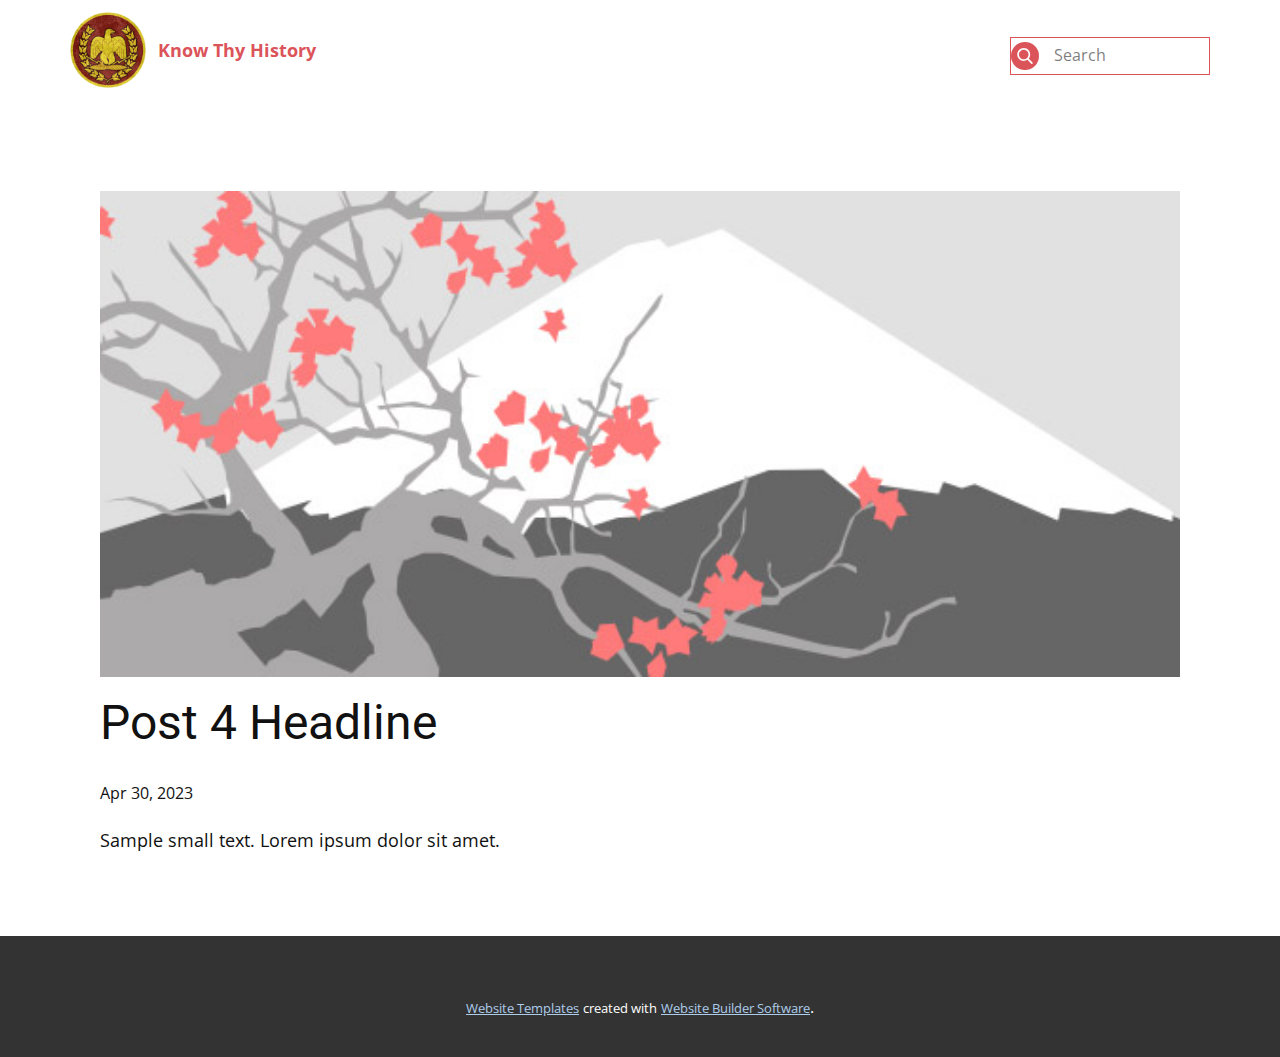
<file: blog/post-3.html>
<!DOCTYPE html>
<html style="font-size: 16px;" lang="en"><head>
    <meta name="viewport" content="width=device-width, initial-scale=1.0">
    <meta charset="utf-8">
    <meta name="keywords" content="Post 1 Headline">
    <meta name="description" content="">
    <title>Post 4 Headline</title>
    <link rel="stylesheet" href="../nicepage.css" media="screen">
<link rel="stylesheet" href="../Post-Template.css" media="screen">
    <script class="u-script" type="text/javascript" src="../jquery.js" defer=""></script>
    <script class="u-script" type="text/javascript" src="../nicepage.js" defer=""></script>
    <meta name="generator" content="Nicepage 5.9.6, nicepage.com">
    <link id="u-theme-google-font" rel="stylesheet" href="https://fonts.googleapis.com/css?family=Roboto:100,100i,300,300i,400,400i,500,500i,700,700i,900,900i|Open+Sans:300,300i,400,400i,500,500i,600,600i,700,700i,800,800i">
    
    
    <script type="application/ld+json">{
		"@context": "http://schema.org",
		"@type": "Organization",
		"name": "",
		"logo": "images/Rome.png"
}</script>
    <meta name="theme-color" content="#478ac9">
  <meta data-intl-tel-input-cdn-path="intlTelInput/"></head>
  <body class="u-body u-xl-mode" data-lang="en"><header class="u-clearfix u-header u-header" id="sec-f7e6"><div class="u-clearfix u-sheet u-valign-middle u-sheet-1">
        <a href="https://nicepage.com" class="u-image u-logo u-image-1" data-image-width="800" data-image-height="800">
          <img src="../images/Rome.png" class="u-logo-image u-logo-image-1">
        </a>
        <p class="u-text u-text-palette-2-base u-text-1">Know Thy History</p>
        <form action="#" class="a classactive classnavBar div here hrefLink1a hrefLink2a hrefLink3a hrefLink4a input placeholdersearch typetext u-border-1 u-border-palette-2-base u-search u-search-left u-white u-search-1">
          <button class="u-search-button" type="submit">
            <span class="u-icon-circle u-palette-2-base u-search-icon u-spacing-10 u-search-icon-1">
              <svg class="u-svg-link" preserveAspectRatio="xMidYMin slice" viewBox="0 0 56.966 56.966"><use xmlns:xlink="http://www.w3.org/1999/xlink" xlink:href="#svg-cb41"></use></svg>
              <svg xmlns="http://www.w3.org/2000/svg" xmlns:xlink="http://www.w3.org/1999/xlink" version="1.1" id="svg-cb41" x="0px" y="0px" viewBox="0 0 56.966 56.966" style="enable-background:new 0 0 56.966 56.966;" xml:space="preserve" class="u-svg-content"><path d="M55.146,51.887L41.588,37.786c3.486-4.144,5.396-9.358,5.396-14.786c0-12.682-10.318-23-23-23s-23,10.318-23,23  s10.318,23,23,23c4.761,0,9.298-1.436,13.177-4.162l13.661,14.208c0.571,0.593,1.339,0.92,2.162,0.92  c0.779,0,1.518-0.297,2.079-0.837C56.255,54.982,56.293,53.08,55.146,51.887z M23.984,6c9.374,0,17,7.626,17,17s-7.626,17-17,17  s-17-7.626-17-17S14.61,6,23.984,6z"></path></svg>
            </span>
          </button>
          <input class="u-search-input" type="search" name="search" value="" placeholder="Search">
        </form>
      </div></header>
    <section class="u-align-center u-clearfix u-section-1" id="sec-f8d0">
      <div class="u-clearfix u-sheet u-valign-middle-md u-valign-middle-sm u-valign-middle-xs u-sheet-1"><!--post_details--><!--post_details_options_json--><!--{"source":""}--><!--/post_details_options_json--><!--blog_post-->
        <div class="u-container-style u-expanded-width u-post-details u-post-details-1">
          <div class="u-container-layout u-valign-middle u-container-layout-1"><!--blog_post_image-->
            <img alt="" class="u-blog-control u-expanded-width u-image u-image-default u-image-1" src="../images/0fd3416c.jpeg"><!--/blog_post_image--><!--blog_post_header-->
            <h2 class="u-blog-control u-text u-text-1">Post 4 Headline</h2><!--/blog_post_header--><!--blog_post_metadata-->
            <div class="u-blog-control u-metadata u-metadata-1"><!--blog_post_metadata_date-->
              <span class="u-meta-date u-meta-icon">Apr 30, 2023</span><!--/blog_post_metadata_date--><!--blog_post_metadata_category-->
              <!--/blog_post_metadata_category--><!--blog_post_metadata_comments-->
              <!--/blog_post_metadata_comments-->
            </div><!--/blog_post_metadata--><!--blog_post_content-->
            <div class="u-align-justify u-blog-control u-post-content u-text u-text-2 fr-view">
  Sample small text. Lorem ipsum dolor sit amet.
  </div><!--/blog_post_content-->
          </div>
        </div><!--/blog_post--><!--/post_details-->
      </div>
    </section>
    
    
    <footer class="u-align-center u-clearfix u-footer u-grey-80 u-footer" id="sec-7c2c"><div class="u-clearfix u-sheet u-sheet-1"></div></footer>
    <section class="u-backlink u-clearfix u-grey-80">
      <a class="u-link" href="https://nicepage.com/website-templates" target="_blank">
        <span>Website Templates</span>
      </a>
      <p class="u-text">
        <span>created with</span>
      </p>
      <a class="u-link" href="" target="_blank">
        <span>Website Builder Software</span>
      </a>. 
    </section>
  
</body></html>
</file>
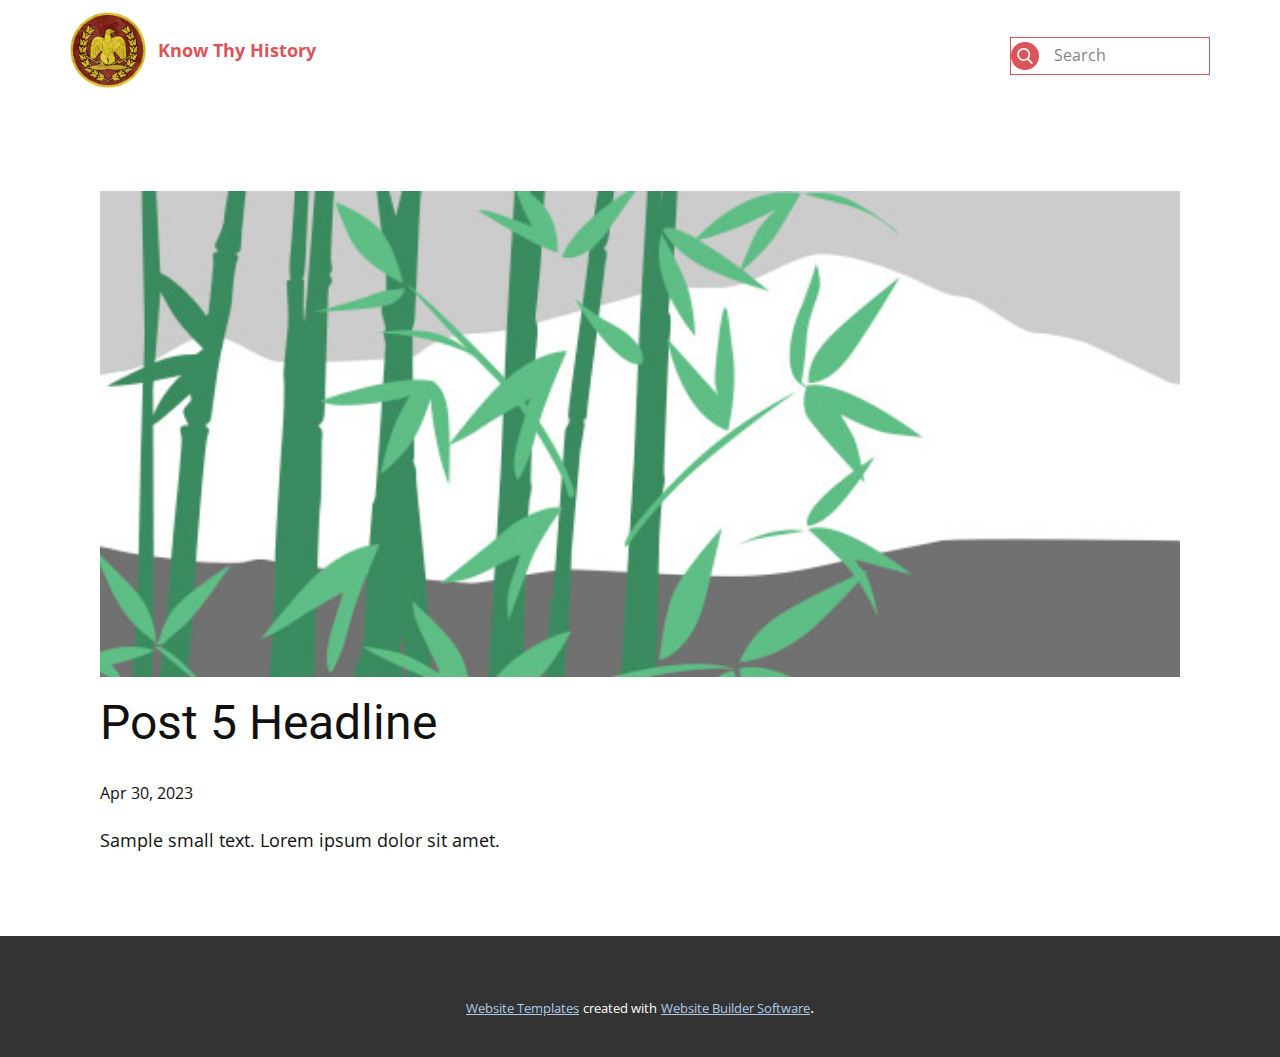
<file: blog/post-4.html>
<!DOCTYPE html>
<html style="font-size: 16px;" lang="en"><head>
    <meta name="viewport" content="width=device-width, initial-scale=1.0">
    <meta charset="utf-8">
    <meta name="keywords" content="Post 1 Headline">
    <meta name="description" content="">
    <title>Post 5 Headline</title>
    <link rel="stylesheet" href="../nicepage.css" media="screen">
<link rel="stylesheet" href="../Post-Template.css" media="screen">
    <script class="u-script" type="text/javascript" src="../jquery.js" defer=""></script>
    <script class="u-script" type="text/javascript" src="../nicepage.js" defer=""></script>
    <meta name="generator" content="Nicepage 5.9.6, nicepage.com">
    <link id="u-theme-google-font" rel="stylesheet" href="https://fonts.googleapis.com/css?family=Roboto:100,100i,300,300i,400,400i,500,500i,700,700i,900,900i|Open+Sans:300,300i,400,400i,500,500i,600,600i,700,700i,800,800i">
    
    
    <script type="application/ld+json">{
		"@context": "http://schema.org",
		"@type": "Organization",
		"name": "",
		"logo": "images/Rome.png"
}</script>
    <meta name="theme-color" content="#478ac9">
  <meta data-intl-tel-input-cdn-path="intlTelInput/"></head>
  <body class="u-body u-xl-mode" data-lang="en"><header class="u-clearfix u-header u-header" id="sec-f7e6"><div class="u-clearfix u-sheet u-valign-middle u-sheet-1">
        <a href="https://nicepage.com" class="u-image u-logo u-image-1" data-image-width="800" data-image-height="800">
          <img src="../images/Rome.png" class="u-logo-image u-logo-image-1">
        </a>
        <p class="u-text u-text-palette-2-base u-text-1">Know Thy History</p>
        <form action="#" class="a classactive classnavBar div here hrefLink1a hrefLink2a hrefLink3a hrefLink4a input placeholdersearch typetext u-border-1 u-border-palette-2-base u-search u-search-left u-white u-search-1">
          <button class="u-search-button" type="submit">
            <span class="u-icon-circle u-palette-2-base u-search-icon u-spacing-10 u-search-icon-1">
              <svg class="u-svg-link" preserveAspectRatio="xMidYMin slice" viewBox="0 0 56.966 56.966"><use xmlns:xlink="http://www.w3.org/1999/xlink" xlink:href="#svg-cb41"></use></svg>
              <svg xmlns="http://www.w3.org/2000/svg" xmlns:xlink="http://www.w3.org/1999/xlink" version="1.1" id="svg-cb41" x="0px" y="0px" viewBox="0 0 56.966 56.966" style="enable-background:new 0 0 56.966 56.966;" xml:space="preserve" class="u-svg-content"><path d="M55.146,51.887L41.588,37.786c3.486-4.144,5.396-9.358,5.396-14.786c0-12.682-10.318-23-23-23s-23,10.318-23,23  s10.318,23,23,23c4.761,0,9.298-1.436,13.177-4.162l13.661,14.208c0.571,0.593,1.339,0.92,2.162,0.92  c0.779,0,1.518-0.297,2.079-0.837C56.255,54.982,56.293,53.08,55.146,51.887z M23.984,6c9.374,0,17,7.626,17,17s-7.626,17-17,17  s-17-7.626-17-17S14.61,6,23.984,6z"></path></svg>
            </span>
          </button>
          <input class="u-search-input" type="search" name="search" value="" placeholder="Search">
        </form>
      </div></header>
    <section class="u-align-center u-clearfix u-section-1" id="sec-f8d0">
      <div class="u-clearfix u-sheet u-valign-middle-md u-valign-middle-sm u-valign-middle-xs u-sheet-1"><!--post_details--><!--post_details_options_json--><!--{"source":""}--><!--/post_details_options_json--><!--blog_post-->
        <div class="u-container-style u-expanded-width u-post-details u-post-details-1">
          <div class="u-container-layout u-valign-middle u-container-layout-1"><!--blog_post_image-->
            <img alt="" class="u-blog-control u-expanded-width u-image u-image-default u-image-1" src="../images/68f64b9d.jpeg"><!--/blog_post_image--><!--blog_post_header-->
            <h2 class="u-blog-control u-text u-text-1">Post 5 Headline</h2><!--/blog_post_header--><!--blog_post_metadata-->
            <div class="u-blog-control u-metadata u-metadata-1"><!--blog_post_metadata_date-->
              <span class="u-meta-date u-meta-icon">Apr 30, 2023</span><!--/blog_post_metadata_date--><!--blog_post_metadata_category-->
              <!--/blog_post_metadata_category--><!--blog_post_metadata_comments-->
              <!--/blog_post_metadata_comments-->
            </div><!--/blog_post_metadata--><!--blog_post_content-->
            <div class="u-align-justify u-blog-control u-post-content u-text u-text-2 fr-view">
  Sample small text. Lorem ipsum dolor sit amet.
  </div><!--/blog_post_content-->
          </div>
        </div><!--/blog_post--><!--/post_details-->
      </div>
    </section>
    
    
    <footer class="u-align-center u-clearfix u-footer u-grey-80 u-footer" id="sec-7c2c"><div class="u-clearfix u-sheet u-sheet-1"></div></footer>
    <section class="u-backlink u-clearfix u-grey-80">
      <a class="u-link" href="https://nicepage.com/website-templates" target="_blank">
        <span>Website Templates</span>
      </a>
      <p class="u-text">
        <span>created with</span>
      </p>
      <a class="u-link" href="" target="_blank">
        <span>Website Builder Software</span>
      </a>. 
    </section>
  
</body></html>
</file>
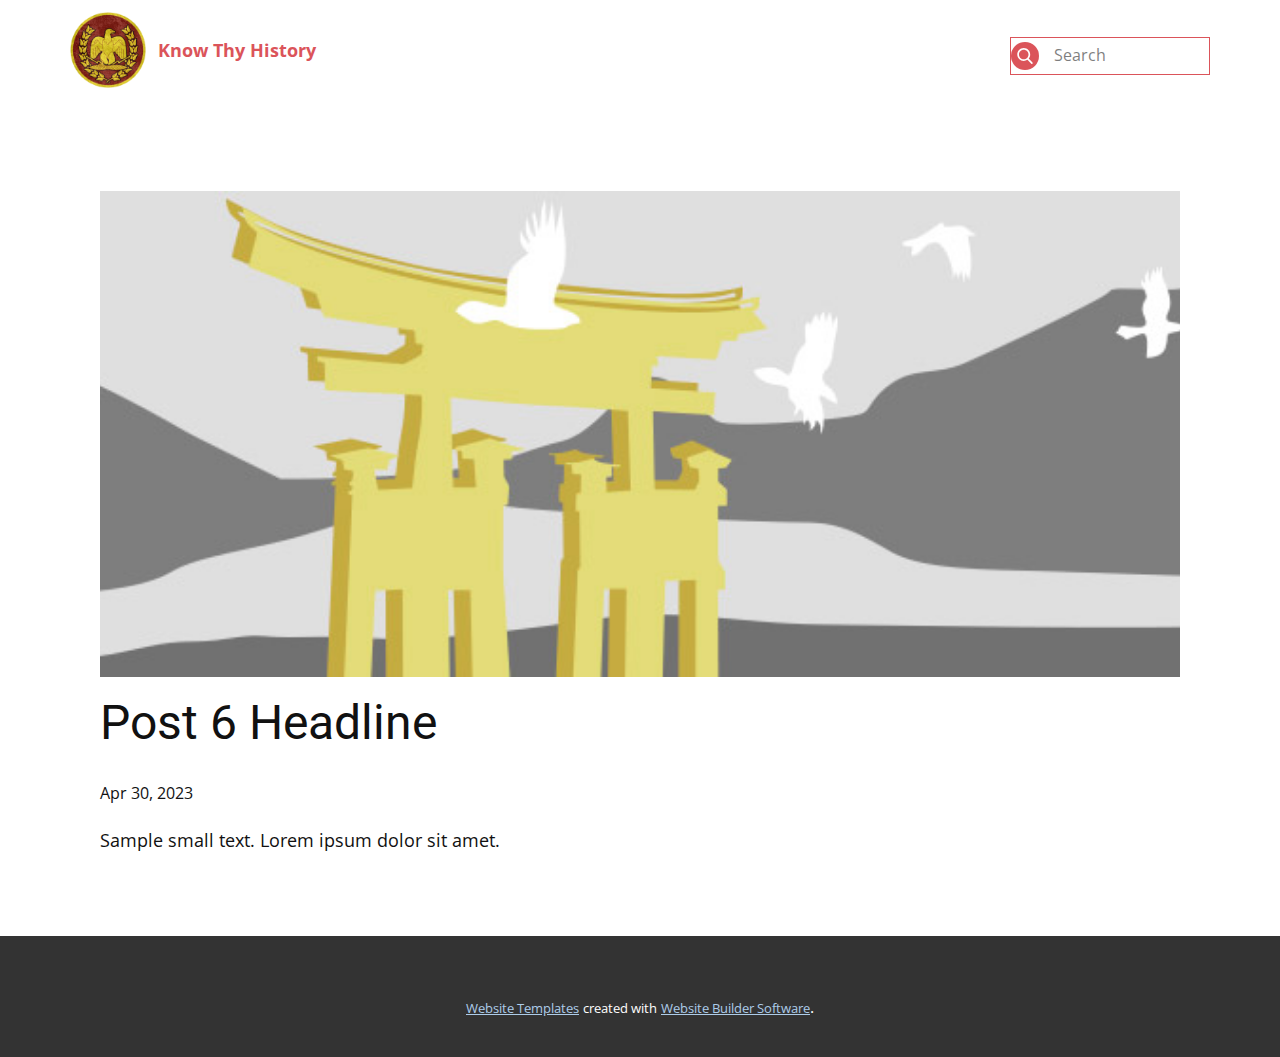
<file: blog/post-5.html>
<!DOCTYPE html>
<html style="font-size: 16px;" lang="en"><head>
    <meta name="viewport" content="width=device-width, initial-scale=1.0">
    <meta charset="utf-8">
    <meta name="keywords" content="Post 1 Headline">
    <meta name="description" content="">
    <title>Post 6 Headline</title>
    <link rel="stylesheet" href="../nicepage.css" media="screen">
<link rel="stylesheet" href="../Post-Template.css" media="screen">
    <script class="u-script" type="text/javascript" src="../jquery.js" defer=""></script>
    <script class="u-script" type="text/javascript" src="../nicepage.js" defer=""></script>
    <meta name="generator" content="Nicepage 5.9.6, nicepage.com">
    <link id="u-theme-google-font" rel="stylesheet" href="https://fonts.googleapis.com/css?family=Roboto:100,100i,300,300i,400,400i,500,500i,700,700i,900,900i|Open+Sans:300,300i,400,400i,500,500i,600,600i,700,700i,800,800i">
    
    
    <script type="application/ld+json">{
		"@context": "http://schema.org",
		"@type": "Organization",
		"name": "",
		"logo": "images/Rome.png"
}</script>
    <meta name="theme-color" content="#478ac9">
  <meta data-intl-tel-input-cdn-path="intlTelInput/"></head>
  <body class="u-body u-xl-mode" data-lang="en"><header class="u-clearfix u-header u-header" id="sec-f7e6"><div class="u-clearfix u-sheet u-valign-middle u-sheet-1">
        <a href="https://nicepage.com" class="u-image u-logo u-image-1" data-image-width="800" data-image-height="800">
          <img src="../images/Rome.png" class="u-logo-image u-logo-image-1">
        </a>
        <p class="u-text u-text-palette-2-base u-text-1">Know Thy History</p>
        <form action="#" class="a classactive classnavBar div here hrefLink1a hrefLink2a hrefLink3a hrefLink4a input placeholdersearch typetext u-border-1 u-border-palette-2-base u-search u-search-left u-white u-search-1">
          <button class="u-search-button" type="submit">
            <span class="u-icon-circle u-palette-2-base u-search-icon u-spacing-10 u-search-icon-1">
              <svg class="u-svg-link" preserveAspectRatio="xMidYMin slice" viewBox="0 0 56.966 56.966"><use xmlns:xlink="http://www.w3.org/1999/xlink" xlink:href="#svg-cb41"></use></svg>
              <svg xmlns="http://www.w3.org/2000/svg" xmlns:xlink="http://www.w3.org/1999/xlink" version="1.1" id="svg-cb41" x="0px" y="0px" viewBox="0 0 56.966 56.966" style="enable-background:new 0 0 56.966 56.966;" xml:space="preserve" class="u-svg-content"><path d="M55.146,51.887L41.588,37.786c3.486-4.144,5.396-9.358,5.396-14.786c0-12.682-10.318-23-23-23s-23,10.318-23,23  s10.318,23,23,23c4.761,0,9.298-1.436,13.177-4.162l13.661,14.208c0.571,0.593,1.339,0.92,2.162,0.92  c0.779,0,1.518-0.297,2.079-0.837C56.255,54.982,56.293,53.08,55.146,51.887z M23.984,6c9.374,0,17,7.626,17,17s-7.626,17-17,17  s-17-7.626-17-17S14.61,6,23.984,6z"></path></svg>
            </span>
          </button>
          <input class="u-search-input" type="search" name="search" value="" placeholder="Search">
        </form>
      </div></header>
    <section class="u-align-center u-clearfix u-section-1" id="sec-f8d0">
      <div class="u-clearfix u-sheet u-valign-middle-md u-valign-middle-sm u-valign-middle-xs u-sheet-1"><!--post_details--><!--post_details_options_json--><!--{"source":""}--><!--/post_details_options_json--><!--blog_post-->
        <div class="u-container-style u-expanded-width u-post-details u-post-details-1">
          <div class="u-container-layout u-valign-middle u-container-layout-1"><!--blog_post_image-->
            <img alt="" class="u-blog-control u-expanded-width u-image u-image-default u-image-1" src="../images/8ad73f3c.jpeg"><!--/blog_post_image--><!--blog_post_header-->
            <h2 class="u-blog-control u-text u-text-1">Post 6 Headline</h2><!--/blog_post_header--><!--blog_post_metadata-->
            <div class="u-blog-control u-metadata u-metadata-1"><!--blog_post_metadata_date-->
              <span class="u-meta-date u-meta-icon">Apr 30, 2023</span><!--/blog_post_metadata_date--><!--blog_post_metadata_category-->
              <!--/blog_post_metadata_category--><!--blog_post_metadata_comments-->
              <!--/blog_post_metadata_comments-->
            </div><!--/blog_post_metadata--><!--blog_post_content-->
            <div class="u-align-justify u-blog-control u-post-content u-text u-text-2 fr-view">
  Sample small text. Lorem ipsum dolor sit amet.
  </div><!--/blog_post_content-->
          </div>
        </div><!--/blog_post--><!--/post_details-->
      </div>
    </section>
    
    
    <footer class="u-align-center u-clearfix u-footer u-grey-80 u-footer" id="sec-7c2c"><div class="u-clearfix u-sheet u-sheet-1"></div></footer>
    <section class="u-backlink u-clearfix u-grey-80">
      <a class="u-link" href="https://nicepage.com/website-templates" target="_blank">
        <span>Website Templates</span>
      </a>
      <p class="u-text">
        <span>created with</span>
      </p>
      <a class="u-link" href="" target="_blank">
        <span>Website Builder Software</span>
      </a>. 
    </section>
  
</body></html>
</file>
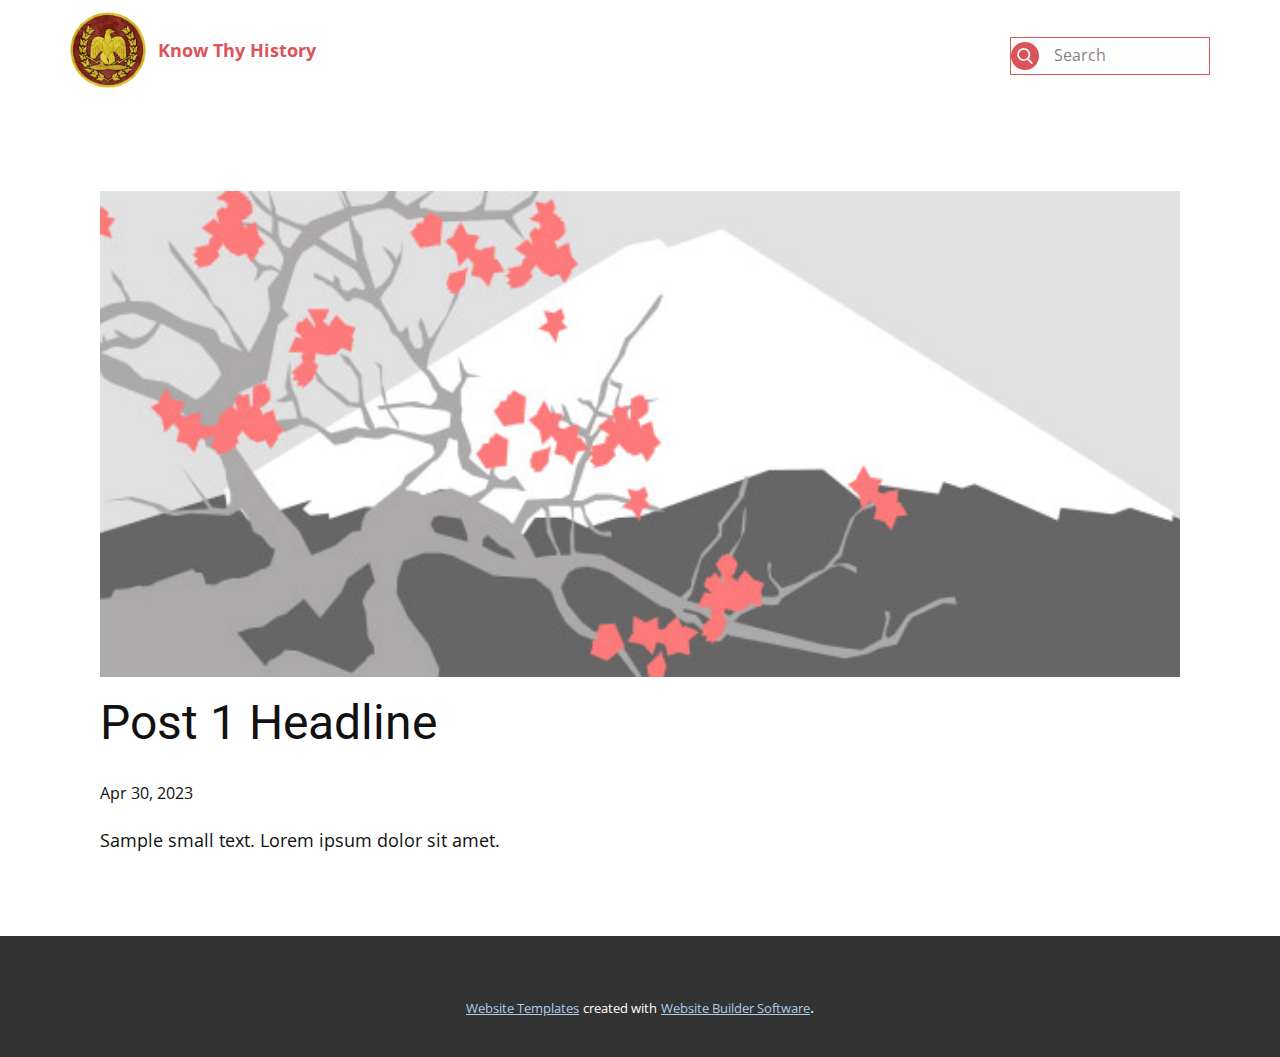
<file: blog/post.html>
<!DOCTYPE html>
<html style="font-size: 16px;" lang="en"><head>
    <meta name="viewport" content="width=device-width, initial-scale=1.0">
    <meta charset="utf-8">
    <meta name="keywords" content="Post 1 Headline">
    <meta name="description" content="">
    <title>Post 1 Headline</title>
    <link rel="stylesheet" href="../nicepage.css" media="screen">
<link rel="stylesheet" href="../Post-Template.css" media="screen">
    <script class="u-script" type="text/javascript" src="../jquery.js" defer=""></script>
    <script class="u-script" type="text/javascript" src="../nicepage.js" defer=""></script>
    <meta name="generator" content="Nicepage 5.9.6, nicepage.com">
    <link id="u-theme-google-font" rel="stylesheet" href="https://fonts.googleapis.com/css?family=Roboto:100,100i,300,300i,400,400i,500,500i,700,700i,900,900i|Open+Sans:300,300i,400,400i,500,500i,600,600i,700,700i,800,800i">
    
    
    <script type="application/ld+json">{
		"@context": "http://schema.org",
		"@type": "Organization",
		"name": "",
		"logo": "images/Rome.png"
}</script>
    <meta name="theme-color" content="#478ac9">
  <meta data-intl-tel-input-cdn-path="intlTelInput/"></head>
  <body class="u-body u-xl-mode" data-lang="en"><header class="u-clearfix u-header u-header" id="sec-f7e6"><div class="u-clearfix u-sheet u-valign-middle u-sheet-1">
        <a href="https://nicepage.com" class="u-image u-logo u-image-1" data-image-width="800" data-image-height="800">
          <img src="../images/Rome.png" class="u-logo-image u-logo-image-1">
        </a>
        <p class="u-text u-text-palette-2-base u-text-1">Know Thy History</p>
        <form action="#" class="a classactive classnavBar div here hrefLink1a hrefLink2a hrefLink3a hrefLink4a input placeholdersearch typetext u-border-1 u-border-palette-2-base u-search u-search-left u-white u-search-1">
          <button class="u-search-button" type="submit">
            <span class="u-icon-circle u-palette-2-base u-search-icon u-spacing-10 u-search-icon-1">
              <svg class="u-svg-link" preserveAspectRatio="xMidYMin slice" viewBox="0 0 56.966 56.966"><use xmlns:xlink="http://www.w3.org/1999/xlink" xlink:href="#svg-cb41"></use></svg>
              <svg xmlns="http://www.w3.org/2000/svg" xmlns:xlink="http://www.w3.org/1999/xlink" version="1.1" id="svg-cb41" x="0px" y="0px" viewBox="0 0 56.966 56.966" style="enable-background:new 0 0 56.966 56.966;" xml:space="preserve" class="u-svg-content"><path d="M55.146,51.887L41.588,37.786c3.486-4.144,5.396-9.358,5.396-14.786c0-12.682-10.318-23-23-23s-23,10.318-23,23  s10.318,23,23,23c4.761,0,9.298-1.436,13.177-4.162l13.661,14.208c0.571,0.593,1.339,0.92,2.162,0.92  c0.779,0,1.518-0.297,2.079-0.837C56.255,54.982,56.293,53.08,55.146,51.887z M23.984,6c9.374,0,17,7.626,17,17s-7.626,17-17,17  s-17-7.626-17-17S14.61,6,23.984,6z"></path></svg>
            </span>
          </button>
          <input class="u-search-input" type="search" name="search" value="" placeholder="Search">
        </form>
      </div></header>
    <section class="u-align-center u-clearfix u-section-1" id="sec-f8d0">
      <div class="u-clearfix u-sheet u-valign-middle-md u-valign-middle-sm u-valign-middle-xs u-sheet-1"><!--post_details--><!--post_details_options_json--><!--{"source":""}--><!--/post_details_options_json--><!--blog_post-->
        <div class="u-container-style u-expanded-width u-post-details u-post-details-1">
          <div class="u-container-layout u-valign-middle u-container-layout-1"><!--blog_post_image-->
            <img alt="" class="u-blog-control u-expanded-width u-image u-image-default u-image-1" src="../images/0fd3416c.jpeg"><!--/blog_post_image--><!--blog_post_header-->
            <h2 class="u-blog-control u-text u-text-1">Post 1 Headline</h2><!--/blog_post_header--><!--blog_post_metadata-->
            <div class="u-blog-control u-metadata u-metadata-1"><!--blog_post_metadata_date-->
              <span class="u-meta-date u-meta-icon">Apr 30, 2023</span><!--/blog_post_metadata_date--><!--blog_post_metadata_category-->
              <!--/blog_post_metadata_category--><!--blog_post_metadata_comments-->
              <!--/blog_post_metadata_comments-->
            </div><!--/blog_post_metadata--><!--blog_post_content-->
            <div class="u-align-justify u-blog-control u-post-content u-text u-text-2 fr-view">
  Sample small text. Lorem ipsum dolor sit amet.
  </div><!--/blog_post_content-->
          </div>
        </div><!--/blog_post--><!--/post_details-->
      </div>
    </section>
    
    
    <footer class="u-align-center u-clearfix u-footer u-grey-80 u-footer" id="sec-7c2c"><div class="u-clearfix u-sheet u-sheet-1"></div></footer>
    <section class="u-backlink u-clearfix u-grey-80">
      <a class="u-link" href="https://nicepage.com/website-templates" target="_blank">
        <span>Website Templates</span>
      </a>
      <p class="u-text">
        <span>created with</span>
      </p>
      <a class="u-link" href="" target="_blank">
        <span>Website Builder Software</span>
      </a>. 
    </section>
  
</body></html>
</file>
